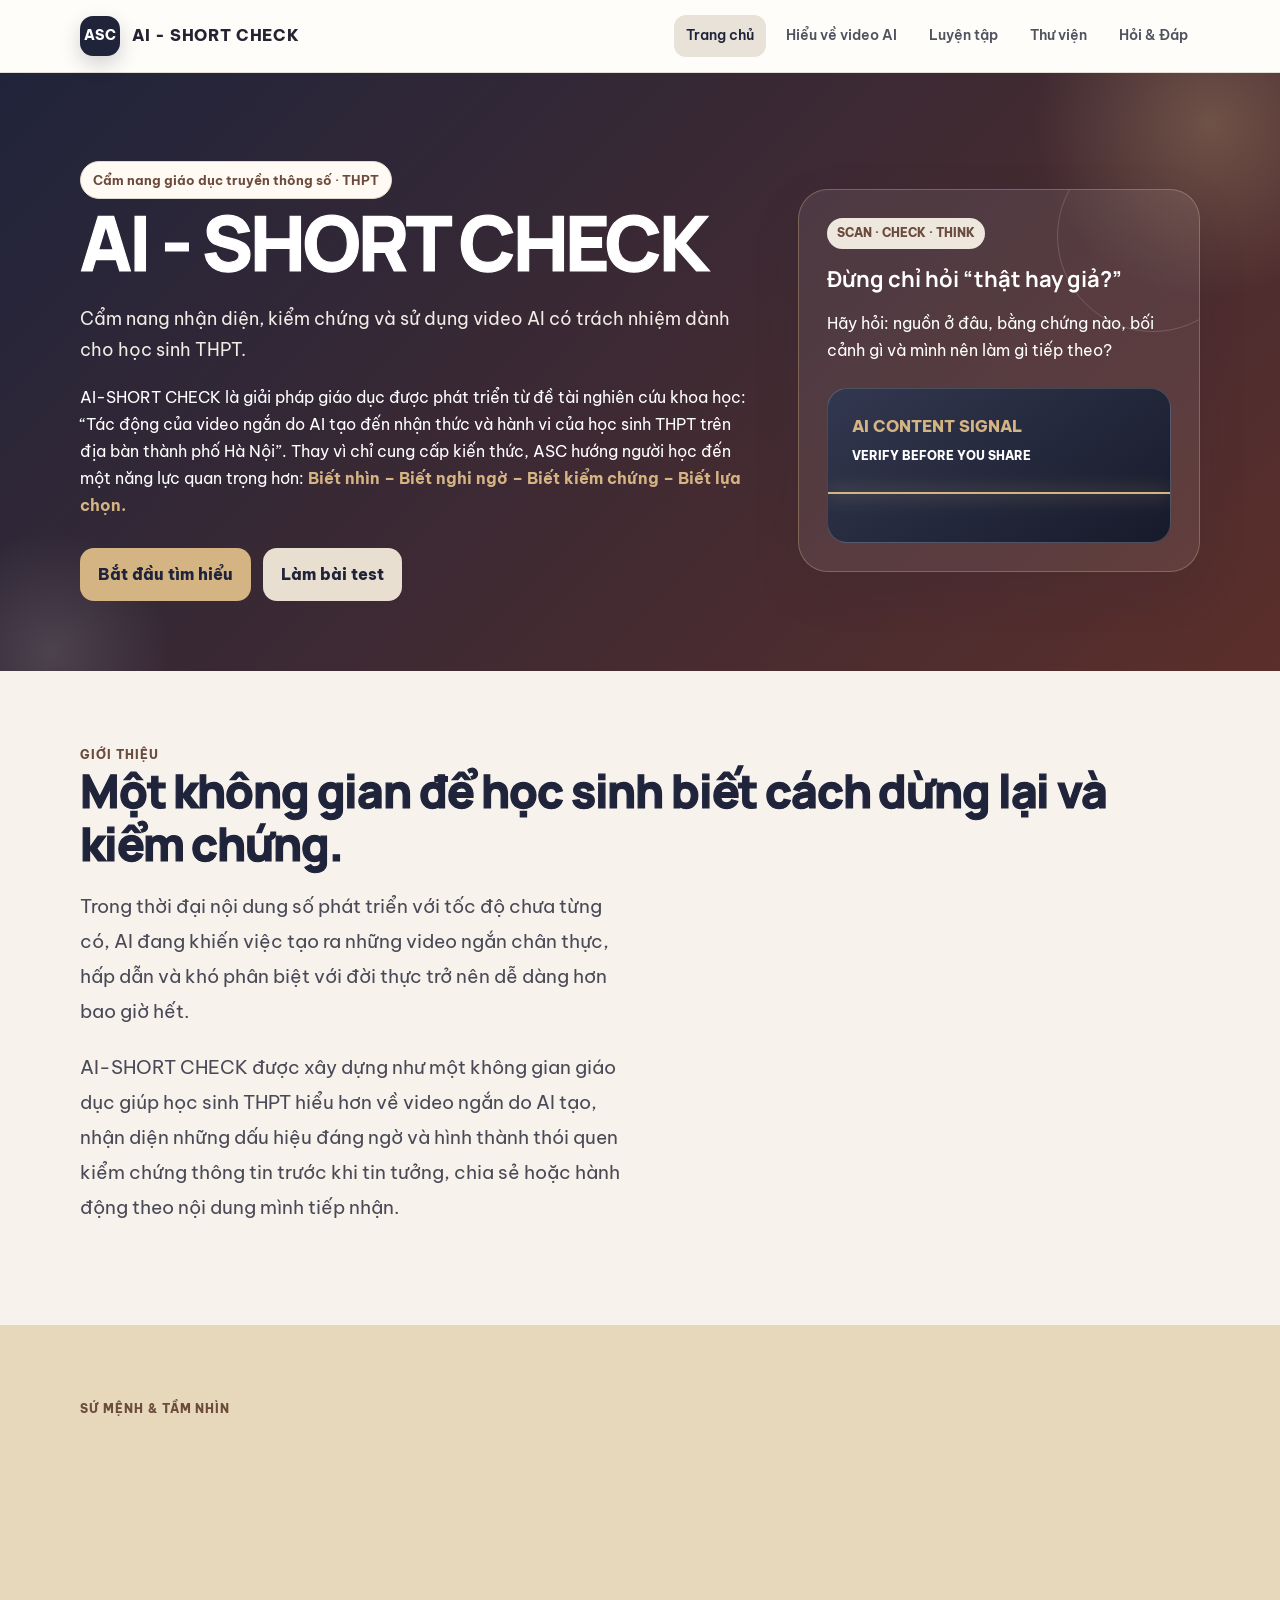
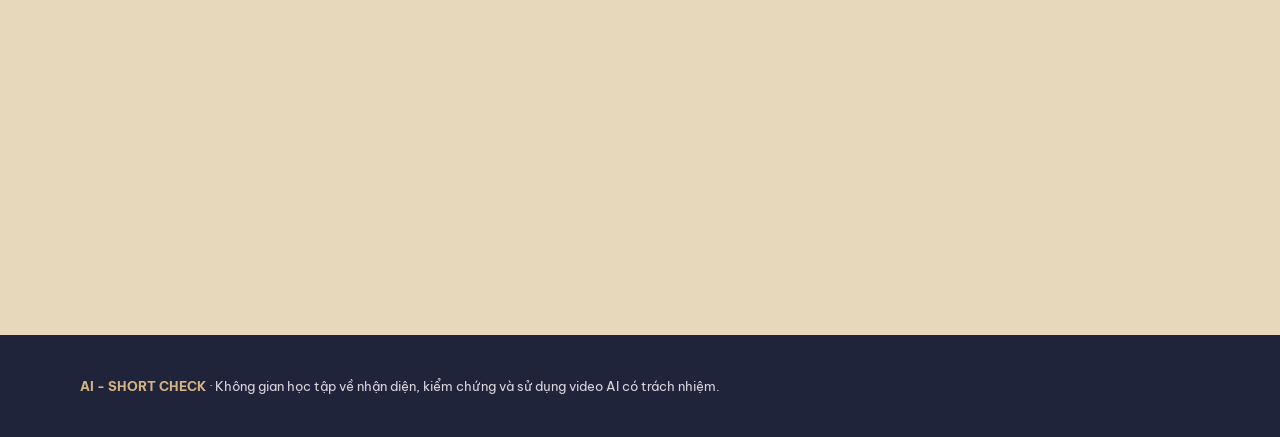
<file: index.html>
<!doctype html>
<html lang="vi"><head><meta charset="utf-8"><meta name="viewport" content="width=device-width,initial-scale=1">
<title>Trang chủ | AI - SHORT CHECK</title><meta name="description" content="AI-SHORT CHECK — cẩm nang nhận diện, kiểm chứng và sử dụng video AI có trách nhiệm dành cho học sinh THPT.">
<link rel="icon" type="image/png" sizes="48x48" href="logo.png"><link rel="stylesheet" href="style.css"></head><body>
<header class="site-header">
 <div class="container nav">
  <a class="brand" href="index.html"><span class="logo">ASC</span><span>AI - SHORT CHECK</span></a>
  <nav class="navlinks">
   <a href="index.html">Trang chủ</a>
   <a href="hieu-ve-video-ai.html">Hiểu về video AI</a>
   <a href="luyen-tap.html">Luyện tập</a>
   <a href="thu-vien.html">Thư viện</a>
   <a href="hoi-dap.html">Hỏi & Đáp</a>
  </nav>
 </div>
</header>
<main>
<section class="hero"><div class="container hero-grid">
 <div class="fade"><span class="eyebrow">Cẩm nang giáo dục truyền thông số · THPT</span>
 <h1 class="bold-title">AI - SHORT CHECK</h1>
 <p class="lead">Cẩm nang nhận diện, kiểm chứng và sử dụng video AI có trách nhiệm dành cho học sinh THPT.</p>
 <p>AI-SHORT CHECK là giải pháp giáo dục được phát triển từ đề tài nghiên cứu khoa học: “Tác động của video ngắn do AI tạo đến nhận thức và hành vi của học sinh THPT trên địa bàn thành phố Hà Nội”. Thay vì chỉ cung cấp kiến thức, ASC hướng người học đến một năng lực quan trọng hơn: <strong>Biết nhìn – Biết nghi ngờ – Biết kiểm chứng – Biết lựa chọn.</strong></p>
 <div class="hero-actions"><a class="btn btn-primary" href="hieu-ve-video-ai.html">Bắt đầu tìm hiểu</a><a class="btn btn-secondary" href="luyen-tap.html">Làm bài test</a></div>
 </div>
 <div class="signal-card"><div class="pill">SCAN · CHECK · THINK</div><h3 style="margin-top:18px">Đừng chỉ hỏi “thật hay giả?”</h3><p>Hãy hỏi: nguồn ở đâu, bằng chứng nào, bối cảnh gì và mình nên làm gì tiếp theo?</p><div class="scan"><div style="padding:24px;color:#d4b483;font-weight:800">AI CONTENT SIGNAL<br><span style="color:#fff;font-size:12px">VERIFY BEFORE YOU SHARE</span></div></div></div>
</div></section>

<section class="section"><div class="container">
 <div class="kicker">Giới thiệu</div><h2 class="bold-title">Một không gian để học sinh biết cách dừng lại và kiểm chứng.</h2>
 <div class="two-col"><div class="prose"><p>Trong thời đại nội dung số phát triển với tốc độ chưa từng có, AI đang khiến việc tạo ra những video ngắn chân thực, hấp dẫn và khó phân biệt với đời thực trở nên dễ dàng hơn bao giờ hết.</p><p>AI-SHORT CHECK được xây dựng như một không gian giáo dục giúp học sinh THPT hiểu hơn về video ngắn do AI tạo, nhận diện những dấu hiệu đáng ngờ và hình thành thói quen kiểm chứng thông tin trước khi tin tưởng, chia sẻ hoặc hành động theo nội dung mình tiếp nhận.</p></div><div class="card"><h3 class="bold-title">AI - SHORT CHECK dành cho ai?</h3><ul class="list-clean"><li><strong>Học sinh THPT · 15–18 tuổi</strong><br>Đối tượng trung tâm của ASC.</li><li><strong>Giáo viên</strong><br>Nguồn tài liệu và công cụ hỗ trợ giáo dục.</li><li><strong>Cha mẹ</strong><br>Người đồng hành xây dựng thói quen số tỉnh táo.</li></ul></div></div>
</div></section>

<section class="section alt"><div class="container">
 <div class="kicker">Sứ mệnh & tầm nhìn</div><h2 class="bold-title">Biết sử dụng công nghệ chưa đủ — cần biết làm chủ hành vi trong thế giới số.</h2>
 <div class="grid-2"><div class="card"><h3>Sứ mệnh</h3><p>Trang bị cho học sinh THPT năng lực tiếp nhận video ngắn do AI tạo một cách chủ động, tỉnh táo và có trách nhiệm.</p><ul><li>Nhận biết đặc điểm thường gặp ở video do AI tạo.</li><li>Hình thành thói quen kiểm chứng trước khi tin và chia sẻ.</li><li>Phát triển tư duy phản biện.</li><li>Chủ động lựa chọn trước thông tin mình xem, tin và lan truyền.</li></ul></div>
 <div class="card"><h3>Tầm nhìn</h3><p>Hướng tới một thế hệ học sinh không chỉ biết “phân biệt thật giả”, mà còn biết “đặt câu hỏi, kiểm chứng và chịu trách nhiệm với những gì mình tin và chia sẻ”.</p><p>ASC kỳ vọng góp phần xây dựng một môi trường giáo dục nơi năng lực số bao gồm khả năng tư duy phản biện, đánh giá thông tin và làm chủ hành vi trong thế giới số.</p></div></div>
</div></section>

<footer class="footer"><div class="container"><strong>AI - SHORT CHECK</strong> · Không gian học tập về nhận diện, kiểm chứng và sử dụng video AI có trách nhiệm.</div></footer>
<script src="script.js"></script></body></html>
</file>
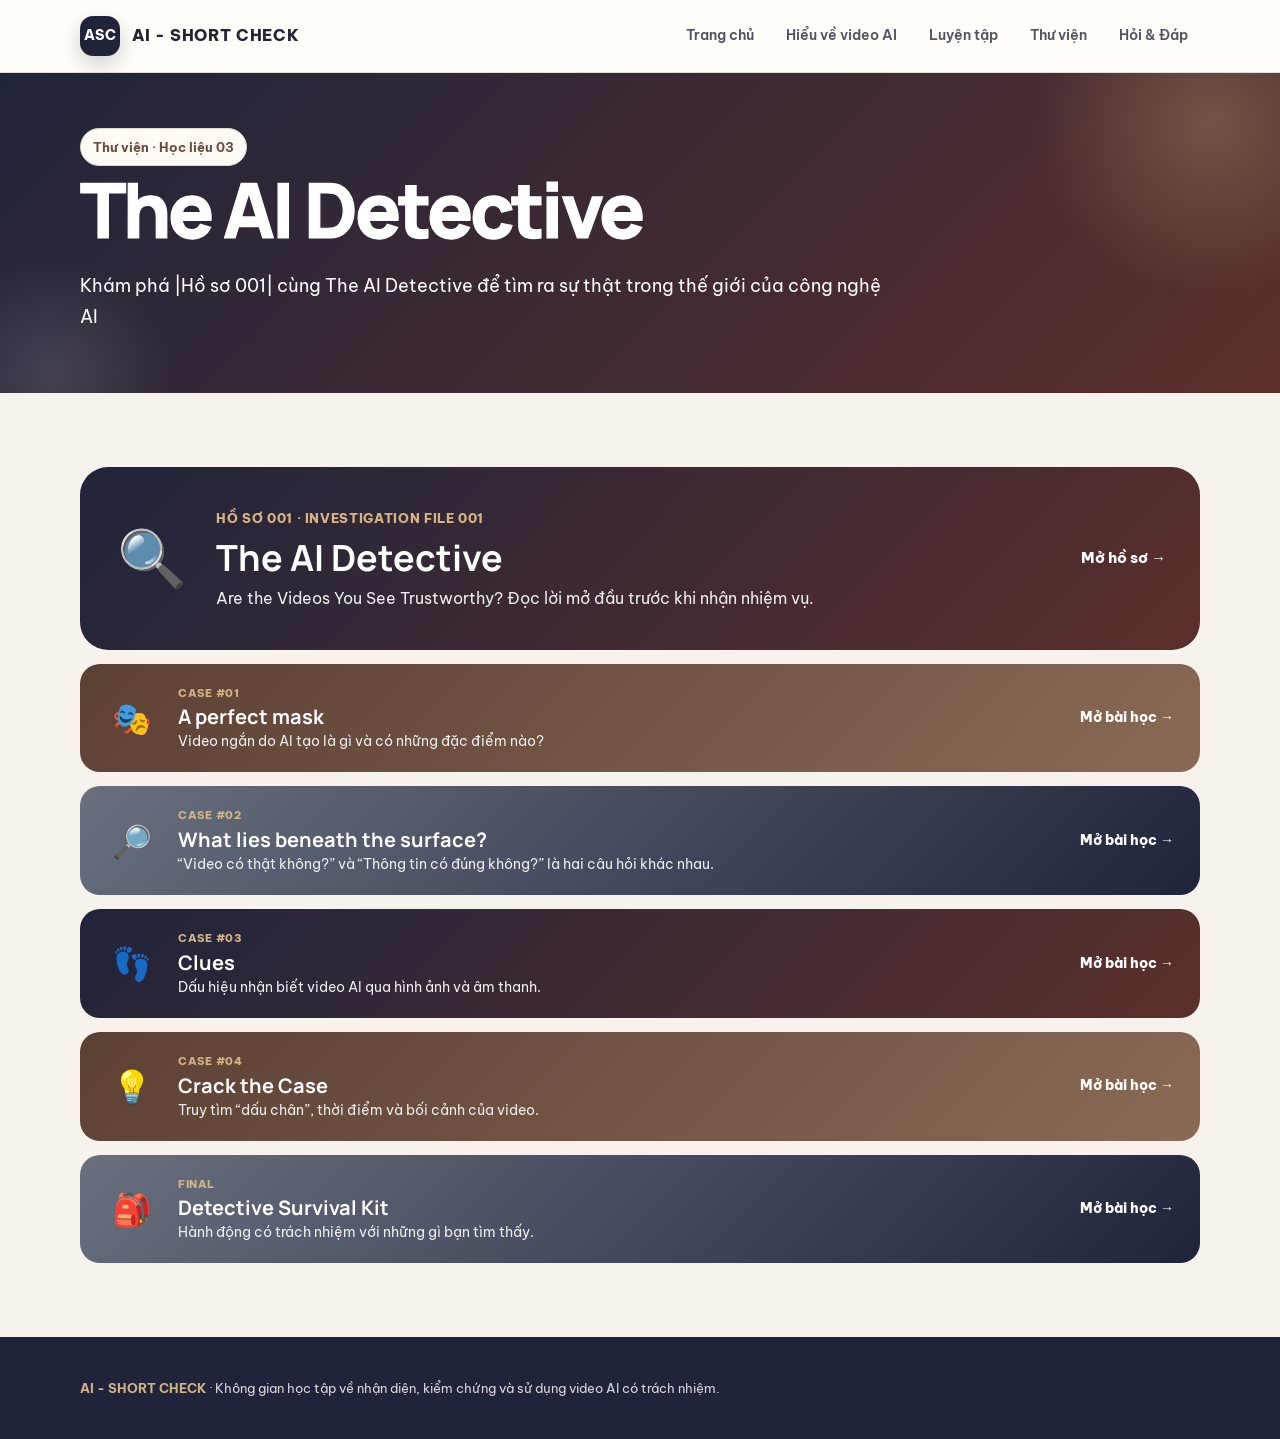
<file: bai-hoc.html>
<!doctype html>
<html lang="vi"><head><meta charset="utf-8"><meta name="viewport" content="width=device-width,initial-scale=1">
<title>The AI Detective | AI - SHORT CHECK</title><meta name="description" content="Hồ sơ 001: Những video bạn nhìn thấy có đáng tin? — học liệu tương tác của AI-SHORT CHECK.">
<link rel="icon" type="image/png" sizes="32x32" href="logo.png"><link rel="stylesheet" href="style.css">
<style>
.case-grid{display:grid;grid-template-columns:1fr;gap:14px}
.case-card{all:unset;box-sizing:border-box;cursor:pointer;display:grid;grid-template-columns:52px 1fr auto;column-gap:20px;row-gap:2px;align-items:center;padding:20px 26px;border-radius:20px;color:#fff;background:linear-gradient(135deg,#20243b,#5b2f2b);position:relative;overflow:hidden;transition:transform .2s,box-shadow .2s}
.case-card:nth-child(3n+2){background:linear-gradient(135deg,#5b4034,#8a6a55)}
.case-card:nth-child(3n){background:linear-gradient(135deg,#68707f,#20243b)}
.case-card:hover,.case-card:focus-visible{transform:translateY(-3px);box-shadow:var(--shadow)}
.case-card:focus-visible{outline:3px solid var(--tan);outline-offset:3px}
.case-card .ico{grid-column:1;grid-row:1/4;font-size:32px;line-height:1;text-align:center}
.case-card .tag{grid-column:2;font-size:11px;font-weight:800;letter-spacing:.05em;color:var(--tan)}
.case-card h3{grid-column:2;color:#fff;font-size:20px;line-height:1.25;margin:0}
.case-card p{grid-column:2;margin:0;font-size:14px;color:#eee;line-height:1.5}
.case-card .go{grid-column:3;grid-row:1/4;font-weight:800;font-size:14px;white-space:nowrap}
.case-card.intro{grid-template-columns:76px 1fr auto;column-gap:26px;padding:40px 34px;border-radius:28px;row-gap:6px}
.case-card.intro .ico{font-size:56px}
.case-card.intro .tag{font-size:13px}
.case-card.intro h3{font-size:36px}
.case-card.intro p{font-size:16px;max-width:640px}
.case-card.intro .go{font-size:15px}
.case-view{max-width:820px;margin:auto}
.case-view .tag{font-size:13px;font-weight:800;color:var(--coffee)}
.case-view h2{margin:6px 0 18px}
.case-view p,.case-view li{font-size:18px;line-height:1.8;color:#4a4957}
.case-view h4{font-family:Manrope,sans-serif;font-size:20px;color:var(--space);margin:28px 0 8px}
.case-view ul{padding-left:22px;margin:8px 0 16px}
.case-view .quote{padding:6px 0 6px 18px;border-left:4px solid var(--tan);margin:0 0 18px}
.case-view .quote p{margin:2px 0;font-style:italic}
.case-view .callout p{margin:0}
.case-nav{display:flex;justify-content:space-between;gap:12px;flex-wrap:wrap;margin-top:34px;padding-top:20px;border-top:1px solid var(--line)}
@media(max-width:800px){.case-card,.case-card.intro{grid-template-columns:44px 1fr;column-gap:14px;padding:18px}.case-card .go,.case-card.intro .go{grid-column:2;grid-row:auto;margin-top:6px}.case-card .ico{font-size:28px}.case-card.intro .ico{font-size:38px}.case-card.intro h3{font-size:26px}.case-view p,.case-view li{font-size:17px}}
</style></head><body>
<header class="site-header">
 <div class="container nav">
  <a class="brand" href="index.html"><span class="logo">ASC</span><span>AI - SHORT CHECK</span></a>
  <nav class="navlinks">
   <a href="index.html">Trang chủ</a>
   <a href="hieu-ve-video-ai.html">Hiểu về video AI</a>
   <a href="luyen-tap.html">Luyện tập</a>
   <a href="thu-vien.html">Thư viện</a>
   <a href="hoi-dap.html">Hỏi & Đáp</a>
  </nav>
 </div>
</header>
<main>
<section class="page-hero"><div class="container"><span class="eyebrow">Thư viện · Học liệu 03</span><h1>The AI Detective</h1><p class="lead">Khám phá |Hồ sơ 001| cùng The AI Detective để tìm ra sự thật trong thế giới của công nghệ AI</p></div></section>

<section class="section"><div class="container">
<div class="case-grid" id="caseGrid">
 <button class="case-card intro" type="button"><span class="ico">🔍</span><span class="tag">HỒ SƠ 001 · INVESTIGATION FILE 001</span><h3>The AI Detective</h3><p>Are the Videos You See Trustworthy? Đọc lời mở đầu trước khi nhận nhiệm vụ.</p><span class="go">Mở hồ sơ →</span></button>
 <button class="case-card" type="button"><span class="ico">🎭</span><span class="tag">CASE #01</span><h3>A perfect mask</h3><p>Video ngắn do AI tạo là gì và có những đặc điểm nào?</p><span class="go">Mở bài học →</span></button>
 <button class="case-card" type="button"><span class="ico">🔎</span><span class="tag">CASE #02</span><h3>What lies beneath the surface?</h3><p>“Video có thật không?” và “Thông tin có đúng không?” là hai câu hỏi khác nhau.</p><span class="go">Mở bài học →</span></button>
 <button class="case-card" type="button"><span class="ico">👣</span><span class="tag">CASE #03</span><h3>Clues</h3><p>Dấu hiệu nhận biết video AI qua hình ảnh và âm thanh.</p><span class="go">Mở bài học →</span></button>
 <button class="case-card" type="button"><span class="ico">💡</span><span class="tag">CASE #04</span><h3>Crack the Case</h3><p>Truy tìm “dấu chân”, thời điểm và bối cảnh của video.</p><span class="go">Mở bài học →</span></button>
 <button class="case-card" type="button"><span class="ico">🎒</span><span class="tag">FINAL</span><h3>Detective Survival Kit</h3><p>Hành động có trách nhiệm với những gì bạn tìm thấy.</p><span class="go">Mở bài học →</span></button>
</div>

<article class="case-view hidden">
 <div class="tag">🔍 HỒ SƠ 001</div><h2>THE AI DETECTIVE</h2>
 <p><strong>Investigation File 001: Are the Videos You See Trustworthy?</strong></p>
 <p>Chào mừng Nhà thám tử,</p>
 <p>Mỗi ngày, chúng ta bị cuốn vào hàng chục video ngắn trên các nền tảng mạng xã hội. Có video khiến bạn bật cười, có video khiến bạn bất ngờ, cũng có video khiến bạn lập tức muốn bấm “Chia sẻ” cho bạn bè. Nhưng trong thế giới của AI, những gì trông có vẻ thật chưa chắc đã là sự thật…</p>
 <p>Đến với Hồ sơ điều tra ngày hôm nay, nhiệm vụ của bạn không chỉ đơn thuần dừng ở việc đoán “Đâu là video do AI tạo”. Với bộ óc nhanh nhạy và con mắt tinh tường, AI Detective cần đặt câu hỏi trước vấn đề, tìm manh mối, kiểm tra những bằng chứng có sẵn và đưa ra phán quyết có căn cứ. Hãy cùng bóc tách từng lớp của vụ án để đi đến phán quyết cuối cùng!</p>
 <div class="case-nav"><button class="btn btn-ghost back" type="button">← Về danh sách</button><button class="btn btn-primary next" type="button">Case #01 →</button></div>
</article>

<article class="case-view hidden">
 <div class="tag">CASE #01</div><h2>🎭 A perfect mask</h2>
 <p>Video ngắn do AI tạo là các đoạn video có thời lượng ngắn (thường từ vài giây đến dưới 2-3 phút) mà toàn bộ hoặc phần lớn các công đoạn sản xuất như viết kịch bản, tạo hình ảnh, lồng tiếng, hoạt hình và dựng phim - được thực hiện tự động bằng các công nghệ trí tuệ nhân tạo. Những sản phẩm video ngắn có đặc điểm như sau:</p>
 <ul>
  <li><strong>Short Duration (Thời lượng ngắn):</strong> Thường kéo dài từ 15 giây đến vài phút.</li>
  <li><strong>Automated Production (Sản xuất tự động):</strong> Người dùng chỉ cần nhập yêu cầu bằng văn bản (prompt), hệ thống AI generator sẽ tự động tạo ra chuyển động, giọng nói và hình ảnh giống người thật mà không cần đến phương pháp quay chụp truyền thống.</li>
  <li><strong>High Speed and Low Cost (Tốc độ cao và chi phí thấp):</strong> Giúp tạo ra số lượng lớn nội dung hoặc các tập phim ngắn hấp dẫn trong một khoảng thời gian ngắn.</li>
 </ul>
 <div class="case-nav"><button class="btn btn-ghost back" type="button">← Về danh sách</button><button class="btn btn-primary next" type="button">Case #02 →</button></div>
</article>

<article class="case-view hidden">
 <div class="tag">CASE #02</div><h2>🔎 What lies beneath the surface?</h2>
 <div class="quote"><p>“Video trông giống thật nhỉ?”</p><p>“Liệu có phải được tạo bằng AI không?”</p><p>“Video có đang cung cấp thông tin thực không?”</p></div>
 <p>Đây là những câu hỏi ta thường bắt gặp trên mỗi trang mạng xã hội ngày nay. Một video có thể trông rất thật nhưng vẫn được tạo bằng AI; ngược lại, một video được quay bằng máy thật và nhân vật thật vẫn có thể chứa thông tin sai. Vì vậy, “video có thật không?” và “thông tin trong video có đúng không?” là hai câu hỏi khác nhau.</p>
 <p>Khi xem một video, cần tách quá trình đánh giá thành hai bước:</p>
 <ul>
  <li>Trước hết, hãy quan sát cách video được tạo hoặc trình bày để nhận diện được đâu là video do AI tạo, đâu là video do người thật quay.</li>
  <li>Sau khi đã kiểm chứng được “độ thật” của phần hình thức, hãy kiểm tra những thông tin mà video cung cấp.</li>
 </ul>
 <div class="callout"><p><strong>Ghi nhớ:</strong> “Đây là AI” không phải câu trả lời cho câu hỏi “Điều này có đúng không?”. Hãy luôn kiểm tra “nguồn gốc” và “tính chính xác của nội dung” như hai vấn đề riêng biệt.</p></div>
 <div class="case-nav"><button class="btn btn-ghost back" type="button">← Về danh sách</button><button class="btn btn-primary next" type="button">Case #03 →</button></div>
</article>

<article class="case-view hidden">
 <div class="tag">CASE #03</div><h2>👣 Clues</h2>
 <p><strong>Đã phát hiện ra những dấu hiệu đáng nghi!</strong></p>
 <div class="quote"><p>Khuôn miệng chuyển động không hoàn toàn khớp với âm thanh…</p><p>Ánh mắt thiếu tự nhiên…</p><p>Hình dạng bàn tay thay đổi trong một khoảnh khắc…</p></div>
 <p>Chỉ cần một chút tinh mắt và nhạy bén, AI Detective hoàn toàn có thể chỉ ra những biểu hiện của một “video ngắn do AI tạo”:</p>
 <h4>👣 Hình ảnh - Khi vỏ bọc không hoàn hảo</h4>
 <ul>
  <li><strong>Inconsistent details (Chi tiết không đồng nhất):</strong> Các chi tiết trên khuôn mặt, bàn tay, ngón tay, răng, tóc hoặc trang phục có thể bị biến dạng, thay đổi bất thường giữa các khung hình.</li>
  <li><strong>Unnatural movements (Chuyển động thiếu tự nhiên):</strong> Biểu cảm đôi khi thiếu tự nhiên: mắt nhìn không đúng hướng, chớp mắt bất thường hoặc khuôn mặt thay đổi nhẹ khi nhân vật nói.</li>
  <li><strong>Overly perfect appearance (Ngoại hình quá hoàn hảo):</strong> Nhân vật có thể quá hoàn hảo: làn da không có khuyết điểm, khuôn mặt cân đối bất thường, chuyển động mượt đến mức thiếu tự nhiên.</li>
  <li><strong>Distorted objects (Vật thể bị biến dạng):</strong> Những vật thể ở phía sau có thể xuất hiện rồi biến mất, thay đổi hình dạng hoặc không tuân theo logic vật lý.</li>
 </ul>
 <h4>👣 Âm thanh - Khi giọng nói để lộ “danh tính”</h4>
 <ul>
  <li><strong>Unnatural Pronunciation:</strong> Giọng đọc có thể quá đều, thiếu những thay đổi tự nhiên về cao độ, tốc độ và cảm xúc. Một số âm tiết được phát âm hơi “tròn” hoặc cứng, đặc biệt ở những từ khó, tên riêng hay từ nước ngoài.</li>
  <li><strong>Inappropriate Pauses:</strong> Cách ngắt nghỉ đôi khi không phù hợp với ý nghĩa câu nói.</li>
  <li><strong>Lip-Sync Mismatch:</strong> Khẩu hình không hoàn toàn khớp với âm thanh: miệng đã chuyển sang âm khác nhưng giọng vẫn đang phát âm âm trước đó.</li>
  <li><strong>Audio Changes:</strong> Âm lượng, tiếng vọng hoặc chất lượng âm thanh có thể thay đổi đột ngột giữa các đoạn.</li>
 </ul>
 <div class="case-nav"><button class="btn btn-ghost back" type="button">← Về danh sách</button><button class="btn btn-primary next" type="button">Case #04 →</button></div>
</article>

<article class="case-view hidden">
 <div class="tag">CASE #04</div><h2>💡 Crack the Case</h2>
 <p>Một video có thể xuất hiện trên hàng chục tài khoản khác nhau, nhưng phiên bản đầu tiên bạn nhìn thấy chưa chắc là phiên bản đúng nhất hoặc duy nhất được đăng tải đâu nha! Một video khi bị cắt khỏi bối cảnh, đăng lại nhiều lần hoặc gắn thêm một dòng chú thích mới hoàn toàn có thể khiến chúng ta hiểu sai thông tin.</p>
 <p>Vì vậy, trước khi vội tin bất cứ video ngắn nào, tại sao ta lại không thử qua những “bí kíp” dưới đây của AI Detective:</p>
 <h4>💡 Tìm “dấu chân” của video (Track the Video’s “Footprints”)</h4>
 <ul>
  <li>Kiểm tra tài khoản đang đăng video: Đây có phải tài khoản chính thức, nhân chứng hoặc nguồn có liên quan trực tiếp không? (Kiểm chứng thông qua việc xem video có được ghi nguồn, gắn watermark, tên tác giả hoặc tài khoản gốc không)</li>
  <li>So sánh các phiên bản khác nhau: video nào xuất hiện sớm hơn và phiên bản nào có đầy đủ bối cảnh hơn?</li>
  <li>Ngoài ra, bạn cũng có thể tìm kiếm những câu nói, hình ảnh hoặc đoạn video đặc trưng để xem nó đã xuất hiện ở đâu trước đó.</li>
 </ul>
 <h4>💡 Kiểm tra thời điểm (Check the timeline)</h4>
 <p>Một video cũ được đăng lại vào thời điểm hiện tại có thể khiến người xem tưởng rằng một sự việc trong quá khứ vừa xảy ra. Vì vậy, hãy xác nhận lại:</p>
 <ul><li>Video được đăng vào ngày nào?</li><li>Sự kiện trong video thực sự xảy ra vào thời điểm nào?</li></ul>
 <h4>💡 Đặt video trở lại đúng bối cảnh (Put the video into context)</h4>
 <ul>
  <li>Chuyện gì xảy ra trước và sau đoạn video này?</li>
  <li>Video có bị cắt mất phần mở đầu hoặc kết thúc không?</li>
  <li>Địa điểm, nhân vật, sự kiện trong video có khớp với chú thích đi kèm không?</li>
  <li>Có nguồn tin đáng tin cậy nào khác đưa tin về cùng sự việc không?</li>
 </ul>
 <div class="callout"><p>Nhờ có trí thông minh và tài suy luận logic, The AI Detective đã thành công giải được vụ án khó nhằn, khép lại trang cuối cùng của Hồ sơ 001: Những video bạn nhìn thấy có đáng tin?</p></div>
 <div class="case-nav"><button class="btn btn-ghost back" type="button">← Về danh sách</button><button class="btn btn-primary next" type="button">Detective Survival Kit →</button></div>
</article>

<article class="case-view hidden">
 <div class="tag">FINAL</div><h2>Detective Survival Kit</h2>
 <p>Vụ án đã kết thúc, nhưng nhiệm vụ của những nhà thám tử thì chưa dừng lại ở đây. Một AI Detective thực thụ không chỉ biết phát hiện và kiểm chứng thông tin, mà còn phải biết cách hành động có trách nhiệm với những gì mình tìm thấy.</p>
 <h4>📌 Dùng AI có trách nhiệm (Use AI Responsibly)</h4>
 <ul>
  <li>Hãy sử dụng video AI như một công cụ hỗ trợ học tập, ĐẶC BIỆT không xem chúng như nguồn thông tin tuyệt đối.</li>
  <li>Khi sử dụng hình ảnh, video hoặc nội dung của người khác; cần ghi rõ nguồn và tôn trọng quyền sở hữu của họ.</li>
  <li>Không tự ý sử dụng, chỉnh sửa hoặc tạo nội dung AI có hình ảnh của người khác theo cách có thể gây hiểu lầm hoặc tổn hại.</li>
 </ul>
 <h4>🚪 Biết khi nào nên “rời khỏi hiện trường” (Know When to “Leave the Scene”)</h4>
 <ul>
  <li>Không phải video nào cũng đáng để tiếp tục xem (đặc biệt khi nội dung truyền tải nội dung cực đoan; gây sợ hãi, tức giận hoặc khó chịu).</li>
  <li>Cần nhận biết cảm xúc của bản thân và chủ động dừng xem khi cần thiết.</li>
  <li>Điều chỉnh thời gian sử dụng video ngắn để tránh bị cuốn vào việc xem liên tục.</li>
 </ul>
 <h4>👥 Khi vụ án quá khó, hãy tìm đến đồng đội (When the Case Gets Too Difficult, Turn to Your Team)</h4>
 <p>Đừng vội đưa ra kết luận khi gặp một video đáng ngờ, bạn nhé! Hãy học cách:</p>
 <ul>
  <li>Trao đổi với cha mẹ, thầy cô hoặc người lớn đáng tin cậy khi nội dung gây hoang mang, đáng sợ hoặc có khả năng ảnh hưởng đến bản thân.</li>
  <li>Học cách đặt câu hỏi và tìm kiếm sự hỗ trợ thay vì tin hoặc chia sẻ ngay lập tức.</li>
 </ul>
 <div class="case-nav"><button class="btn btn-ghost back" type="button">← Về danh sách</button><a class="btn btn-primary" href="thu-vien.html">Về Thư viện</a></div>
</article>
</div></section>
</main>

<footer class="footer"><div class="container"><strong>AI - SHORT CHECK</strong> · Không gian học tập về nhận diện, kiểm chứng và sử dụng video AI có trách nhiệm.</div></footer>
<script src="script.js"></script>
<script>
(function(){
  var grid=document.getElementById('caseGrid');
  var cards=[].slice.call(grid.querySelectorAll('.case-card'));
  var views=[].slice.call(document.querySelectorAll('.case-view'));
  function show(i){
    grid.classList.add('hidden');
    views.forEach(function(v,k){v.classList.toggle('hidden',k!==i)});
    window.scrollTo({top:0,behavior:'smooth'});
  }
  function list(){
    views.forEach(function(v){v.classList.add('hidden')});
    grid.classList.remove('hidden');
    window.scrollTo({top:0,behavior:'smooth'});
  }
  cards.forEach(function(c,i){c.addEventListener('click',function(){show(i)})});
  views.forEach(function(v,i){
    var b=v.querySelector('.back'), n=v.querySelector('.next');
    if(b)b.addEventListener('click',list);
    if(n)n.addEventListener('click',function(){show(i+1)});
  });
})();
</script></body></html>
</file>
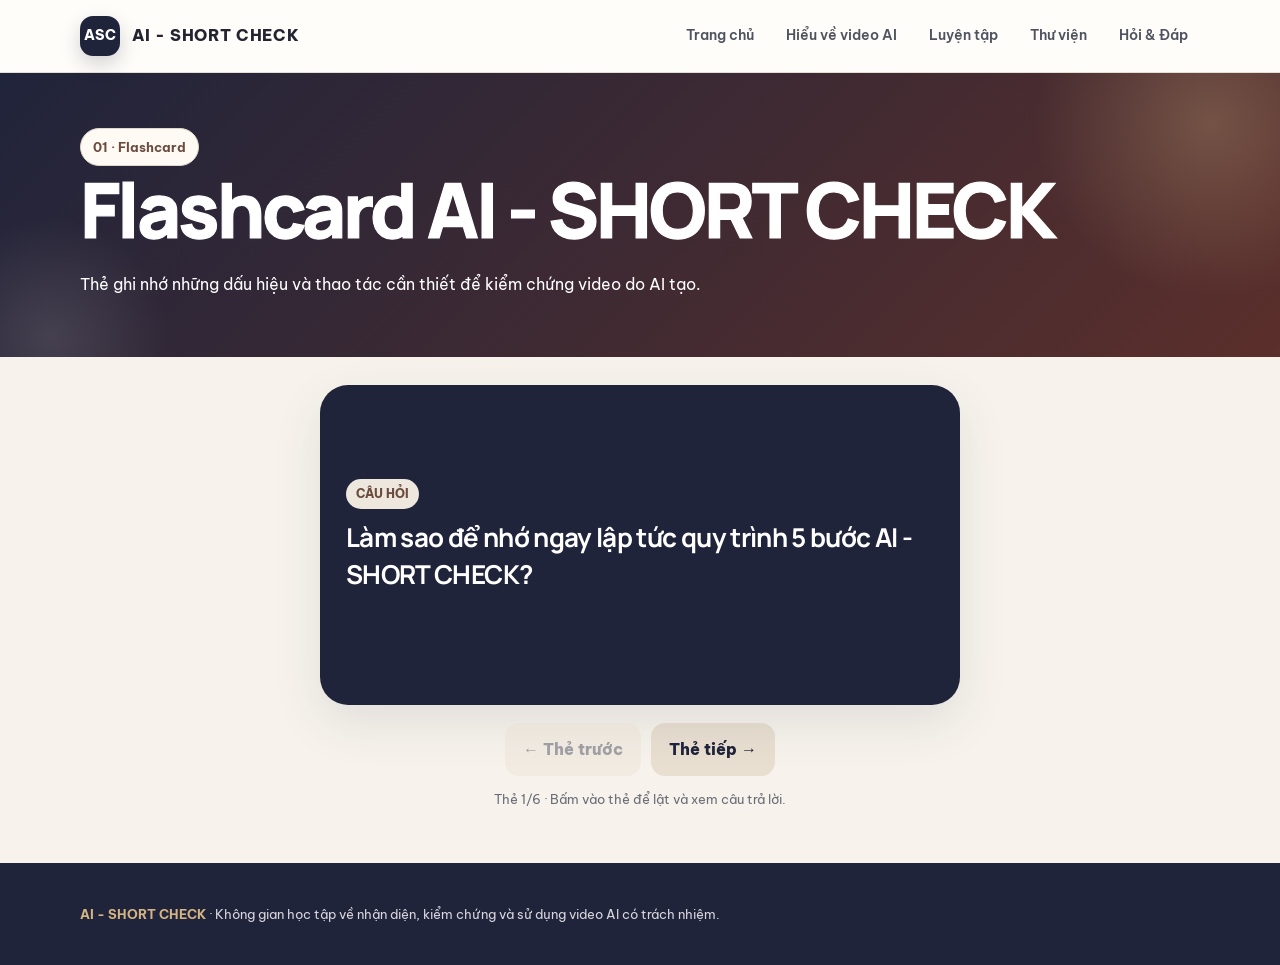
<file: flashcards.html>
<!doctype html>
<html lang="vi"><head><meta charset="utf-8"><meta name="viewport" content="width=device-width,initial-scale=1">
<title>Flashcard | AI - SHORT CHECK</title><meta name="description" content="AI-SHORT CHECK — cẩm nang nhận diện, kiểm chứng và sử dụng video AI có trách nhiệm dành cho học sinh THPT.">
<link rel="icon" type="image/png" sizes="48x48" href="logo.png"><link rel="stylesheet" href="style.css?v=2"></head><body>
<header class="site-header">
 <div class="container nav">
  <a class="brand" href="index.html"><span class="logo">ASC</span><span>AI - SHORT CHECK</span></a>
  <nav class="navlinks">
   <a href="index.html">Trang chủ</a>
   <a href="hieu-ve-video-ai.html">Hiểu về video AI</a>
   <a href="luyen-tap.html">Luyện tập</a>
   <a href="thu-vien.html">Thư viện</a>
   <a href="hoi-dap.html">Hỏi & Đáp</a>
  </nav>
 </div>
</header>
<main><section class="page-hero"><div class="container"><span class="eyebrow">01 · Flashcard</span><h1>Flashcard AI - SHORT CHECK</h1 p class="lead">Thẻ ghi nhớ những dấu hiệu và thao tác cần thiết để kiểm chứng video do AI tạo.</p></div></section>
<section class="section" style="padding:28px 0 40px"><div class="container">
<div class="flashcard" style="cursor:pointer"><div class="flash-inner"><div class="flash-face"><span class="pill" style="align-self:flex-start">CÂU HỎI</span><h2 class="flash-front-text" style="color:#fff;font-size:clamp(22px,2.8vw,30px);margin-top:14px"></h2></div><div class="flash-face flash-back"><span class="pill" style="align-self:flex-start">TRẢ LỜI</span><p class="flash-back-text" style="color:#fff;font-size:clamp(15px,1.8vw,18px);line-height:1.65;margin:14px 0 0"></p></div></div></div>
<div class="flash-controls"><button class="btn btn-secondary prev-btn">← Thẻ trước</button><button class="btn btn-secondary next-btn">Thẻ tiếp →</button></div>
<p class="notice" style="text-align:center;margin-top:12px">Thẻ <span class="flash-count"></span> · Bấm vào thẻ để lật và xem câu trả lời.</p>
</div></section></main>

<footer class="footer"><div class="container"><strong>AI - SHORT CHECK</strong> · Không gian học tập về nhận diện, kiểm chứng và sử dụng video AI có trách nhiệm.</div></footer>
<script src="script.js?v=2"></script></body></html>
</file>
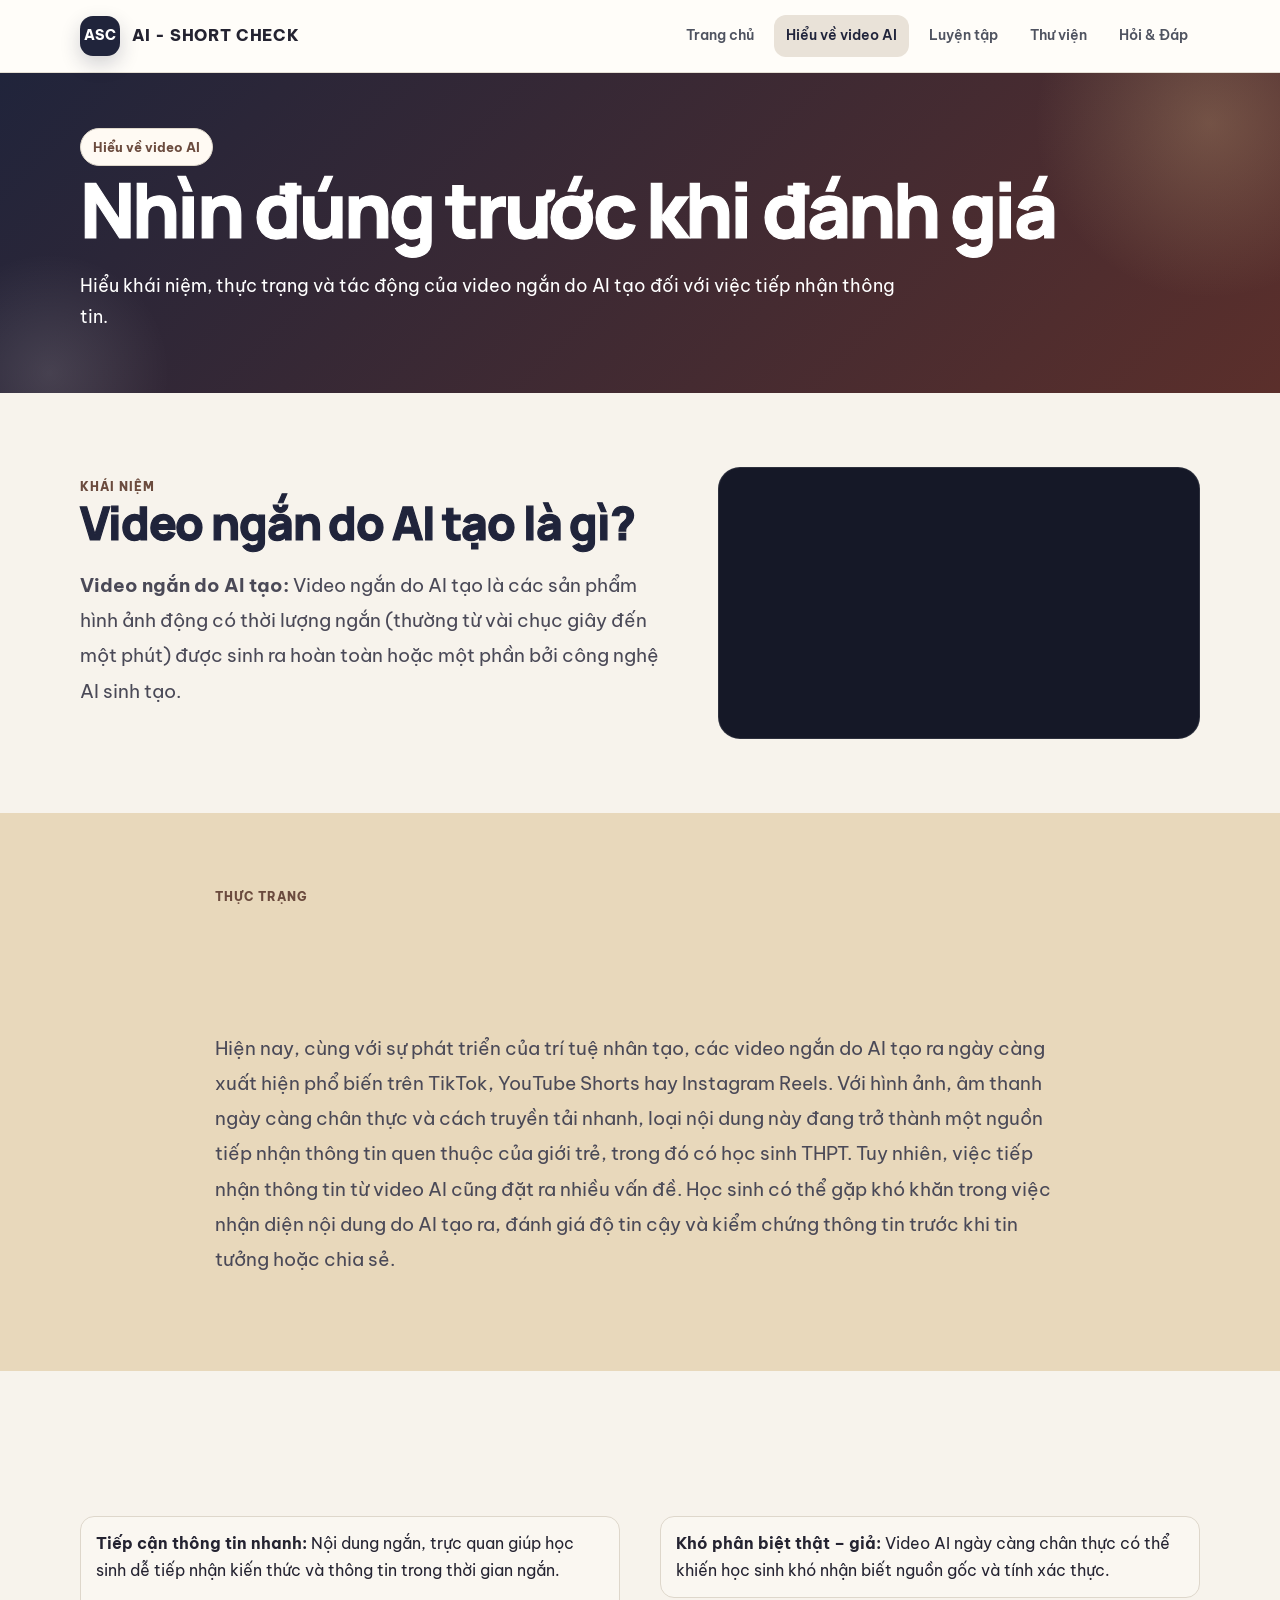
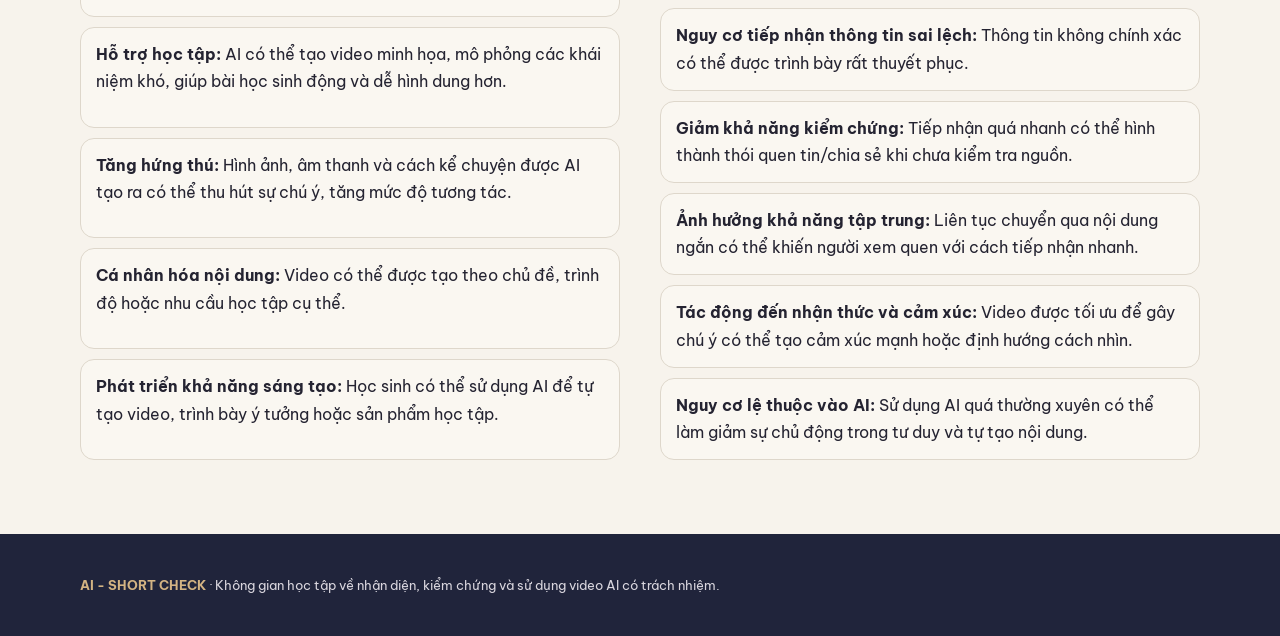
<file: hieu-ve-video-ai.html>
<!doctype html>
<html lang="vi"><head><meta charset="utf-8"><meta name="viewport" content="width=device-width,initial-scale=1">
<title>AI - SHORT CHECK</title><meta name="description" content="AI-SHORT CHECK — cẩm nang nhận diện, kiểm chứng và sử dụng video AI có trách nhiệm dành cho học sinh THPT.">
<link rel="icon" type="image/png" sizes="48x48" href="logo.png"><link rel="stylesheet" href="style.css"></head><body>
<header class="site-header">
 <div class="container nav">
  <a class="brand" href="index.html"><span class="logo">ASC</span><span>AI - SHORT CHECK</span></a>
  <nav class="navlinks">
   <a href="index.html">Trang chủ</a>
   <a href="hieu-ve-video-ai.html">Hiểu về video AI</a>
   <a href="luyen-tap.html">Luyện tập</a>
   <a href="thu-vien.html">Thư viện</a>
   <a href="hoi-dap.html">Hỏi & Đáp</a>
  </nav>
 </div>
</header>
<main>
<section class="page-hero"><div class="container"><span class="eyebrow">Hiểu về video AI</span><h1 class="bold-title">Nhìn đúng trước khi đánh giá</h1><p class="lead">Hiểu khái niệm, thực trạng và tác động của video ngắn do AI tạo đối với việc tiếp nhận thông tin.</p></div></section>
<section class="section"><div class="container">
  <div class="two-col concept-grid"><div class="prose"><div class="kicker">Khái niệm</div><h2 class="bold-title">Video ngắn do AI tạo là gì?</h2><p><strong>Video ngắn do AI tạo:</strong> Video ngắn do AI tạo là các sản phẩm hình ảnh động có thời lượng ngắn (thường từ vài chục giây đến một phút) được sinh ra hoàn toàn hoặc một phần bởi công nghệ AI sinh tạo.</p></div>
 
<div class="video-box">
  <video
    autoplay
    muted
    loop
    playsinline
    preload="auto"
    style="display:block; width:100%; height:auto; aspect-ratio:16/9; object-fit:cover; border-radius:16px;"
  >
    <source
      src="https://res.cloudinary.com/nh2wiysl/video/upload/vc_h264/v1791510607/HieuVeAI.mp4"
      type="video/mp4"
    >
  </video>
</div>

</div></section>
<section class="section alt"><div class="container prose"><div class="kicker">Thực trạng</div><h2 class="bold-title">Nội dung ngày càng chân thực, việc kiểm chứng càng quan trọng</h2><p>Hiện nay, cùng với sự phát triển của trí tuệ nhân tạo, các video ngắn do AI tạo ra ngày càng xuất hiện phổ biến trên TikTok, YouTube Shorts hay Instagram Reels. Với hình ảnh, âm thanh ngày càng chân thực và cách truyền tải nhanh, loại nội dung này đang trở thành một nguồn tiếp nhận thông tin quen thuộc của giới trẻ, trong đó có học sinh THPT. Tuy nhiên, việc tiếp nhận thông tin từ video AI cũng đặt ra nhiều vấn đề. Học sinh có thể gặp khó khăn trong việc nhận diện nội dung do AI tạo ra, đánh giá độ tin cậy và kiểm chứng thông tin trước khi tin tưởng hoặc chia sẻ.</p></div></section>
<section class="section"><div class="container"><div class="two-col balance-grid">
  <div><h2>Tác động tích cực</h2><ul class="list-clean">
 <li><strong>Tiếp cận thông tin nhanh:</strong> Nội dung ngắn, trực quan giúp học sinh dễ tiếp nhận kiến thức và thông tin trong thời gian ngắn.</li>
 <li><strong>Hỗ trợ học tập:</strong> AI có thể tạo video minh họa, mô phỏng các khái niệm khó, giúp bài học sinh động và dễ hình dung hơn.</li>
 <li><strong>Tăng hứng thú:</strong> Hình ảnh, âm thanh và cách kể chuyện được AI tạo ra có thể thu hút sự chú ý, tăng mức độ tương tác.</li>
 <li><strong>Cá nhân hóa nội dung:</strong> Video có thể được tạo theo chủ đề, trình độ hoặc nhu cầu học tập cụ thể.</li>
 <li><strong>Phát triển khả năng sáng tạo:</strong> Học sinh có thể sử dụng AI để tự tạo video, trình bày ý tưởng hoặc sản phẩm học tập.</li>
 </ul></div>
  <div><h2>Tác động tiêu cực</h2><ul class="list-clean">
 <li><strong>Khó phân biệt thật – giả:</strong> Video AI ngày càng chân thực có thể khiến học sinh khó nhận biết nguồn gốc và tính xác thực.</li>
 <li><strong>Nguy cơ tiếp nhận thông tin sai lệch:</strong> Thông tin không chính xác có thể được trình bày rất thuyết phục.</li>
 <li><strong>Giảm khả năng kiểm chứng:</strong> Tiếp nhận quá nhanh có thể hình thành thói quen tin/chia sẻ khi chưa kiểm tra nguồn.</li>
 <li><strong>Ảnh hưởng khả năng tập trung:</strong> Liên tục chuyển qua nội dung ngắn có thể khiến người xem quen với cách tiếp nhận nhanh.</li>
 <li><strong>Tác động đến nhận thức và cảm xúc:</strong> Video được tối ưu để gây chú ý có thể tạo cảm xúc mạnh hoặc định hướng cách nhìn.</li>
 <li><strong>Nguy cơ lệ thuộc vào AI:</strong> Sử dụng AI quá thường xuyên có thể làm giảm sự chủ động trong tư duy và tự tạo nội dung.</li>
 </ul></div>
</div></div></section>
</main>

<footer class="footer"><div class="container"><strong>AI - SHORT CHECK</strong> · Không gian học tập về nhận diện, kiểm chứng và sử dụng video AI có trách nhiệm.</div></footer>
<script src="script.js"></script></body></html>
</file>
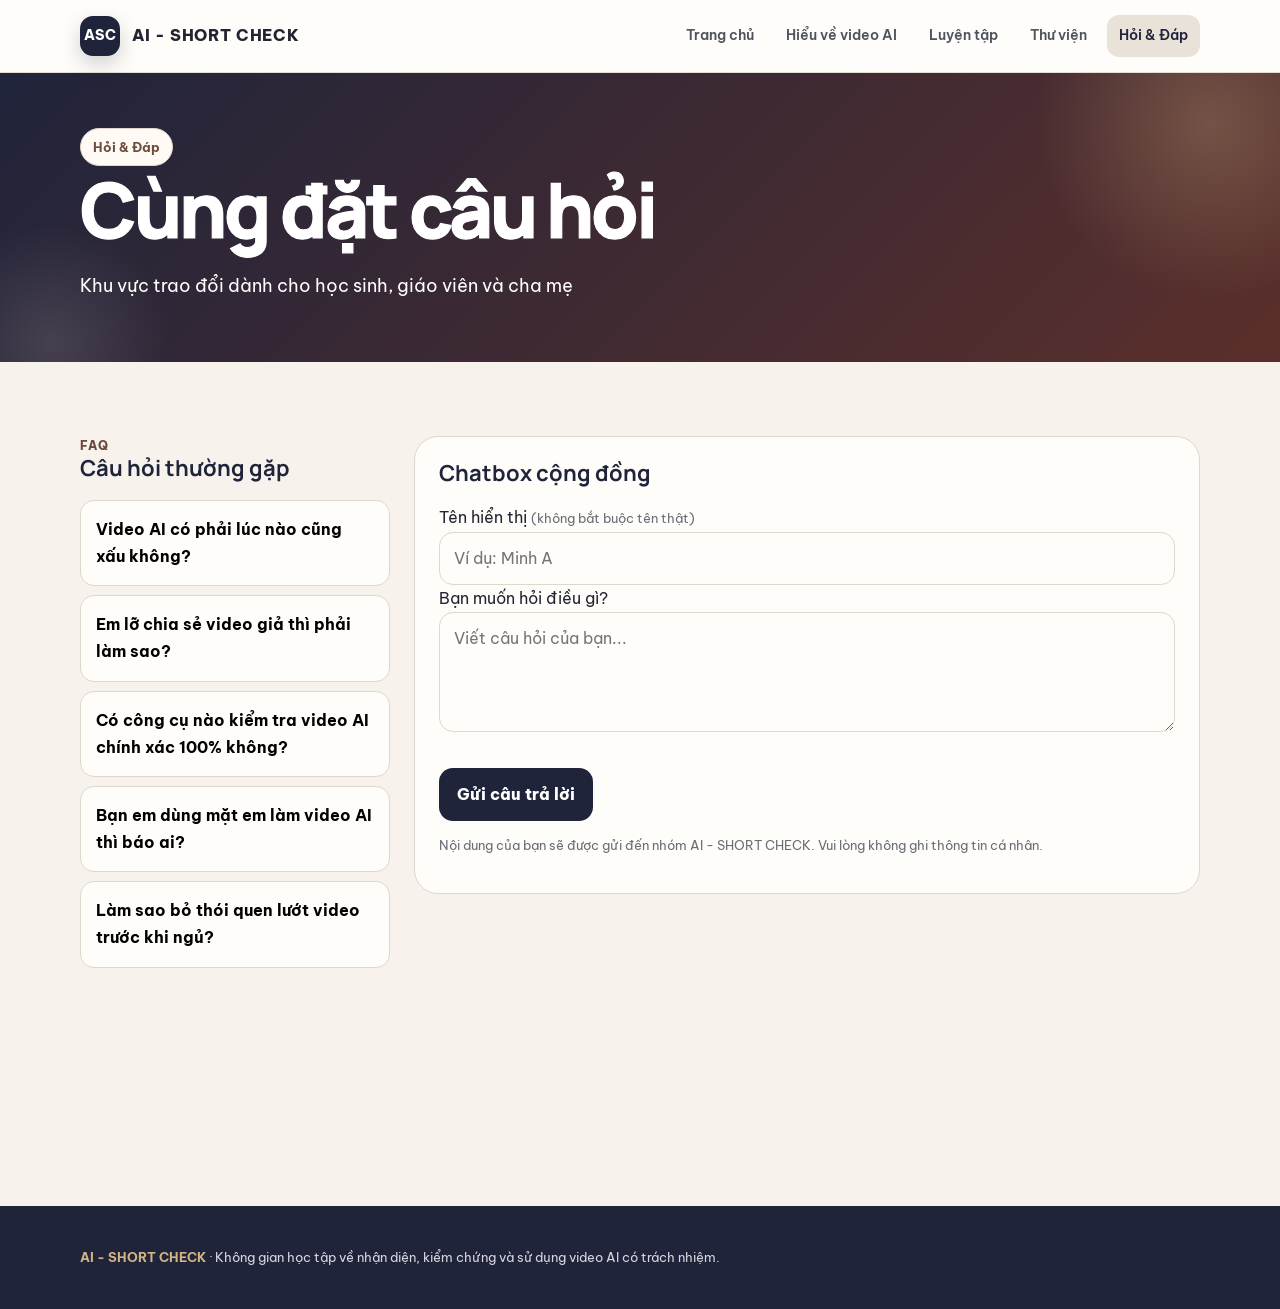
<file: hoi-dap.html>
<!doctype html>
<html lang="vi"><head><meta charset="utf-8"><meta name="viewport" content="width=device-width,initial-scale=1">
<title>Hỏi & Đáp | AI - SHORT CHECK</title><meta name="description" content="AI-SHORT CHECK — cẩm nang nhận diện, kiểm chứng và sử dụng video AI có trách nhiệm dành cho học sinh THPT.">
<link rel="icon" type="image/png" sizes="48x48" href="logo.png"><link rel="stylesheet" href="style.css"></head><body>
<header class="site-header">
 <div class="container nav">
  <a class="brand" href="index.html"><span class="logo">ASC</span><span>AI - SHORT CHECK</span></a>
  <nav class="navlinks">
   <a href="index.html">Trang chủ</a>
   <a href="hieu-ve-video-ai.html">Hiểu về video AI</a>
   <a href="luyen-tap.html">Luyện tập</a>
   <a href="thu-vien.html">Thư viện</a>
   <a href="hoi-dap.html">Hỏi & Đáp</a>
  </nav>
 </div>
</header>
<main><section class="page-hero"><div class="container"><span class="eyebrow">Hỏi & Đáp</span><h1>Cùng đặt câu hỏi</h1><p class="lead">Khu vực trao đổi dành cho học sinh, giáo viên và cha mẹ</p></div></section>
<section class="section"><div class="container qa-layout">
<aside><div class="kicker">FAQ</div><h3>Câu hỏi thường gặp</h3><div class="faq">
<button>Video AI có phải lúc nào cũng xấu không?</button><div class="faq-answer hidden">Không. AI có thể hỗ trợ học tập và sáng tạo; vấn đề nằm ở mục đích, độ chính xác, nguồn và cách sử dụng.</div>
<button>Em lỡ chia sẻ video giả thì phải làm sao?</button><div class="faq-answer hidden">Có thể xóa hoặc đính chính nếu phù hợp, thông báo cho người đã nhận và kiểm tra lại nguồn trước khi tiếp tục chia sẻ.</div>
<button>Có công cụ nào kiểm tra video AI chính xác 100% không?</button><div class="faq-answer hidden">Không nên coi một công cụ là bằng chứng 100%. Hãy kết hợp quan sát với kiểm chứng nguồn và đối chiếu thông tin.</div>
<button>Bạn em dùng mặt em làm video AI thì báo ai?</button><div class="faq-answer hidden">Lưu bằng chứng, báo nền tảng nếu vi phạm, và trao đổi với cha mẹ/thầy cô hoặc người có trách nhiệm phù hợp. Nếu có nguy cơ xâm hại, cần tìm hỗ trợ ngay.</div>
<button>Làm sao bỏ thói quen lướt video trước khi ngủ?</button><div class="faq-answer hidden">Đặt giờ dừng, tắt thông báo, để điện thoại xa giường và thay bằng một hoạt động thư giãn ngắn.</div>
</div></aside>
<section><div class="chatbox"><h3>Chatbox cộng đồng</h3>
<form id="askForm"><label>Tên hiển thị <span class="notice">(không bắt buộc tên thật)</span><input id="askName" class="text-input" maxlength="50" placeholder="Ví dụ: Minh A"></label><br><label>Bạn muốn hỏi điều gì?<textarea id="askMsg" class="textarea" maxlength="800" required placeholder="Viết câu hỏi của bạn..."></textarea></label><div class="hero-actions"><button class="btn btn-primary" id="askBtn">Gửi câu trả lời</button></div></form><p id="askNotice" class="notice">Nội dung của bạn sẽ được gửi đến nhóm AI - SHORT CHECK. Vui lòng không ghi thông tin cá nhân.</p></div>
<div class="card" style="margin-top:18px"><h3>Nguyên tắc Q&A</h3><ul><li>Tôn trọng người khác.</li><li>Chia sẻ thông tin có nguồn gốc rõ ràng, khách quan, không tung tin giả hoặc bóp méo sự thật.</li><li>Không tiết lộ thông tin cá nhân của bản thân hoặc người khác lên diễn đàn công khai.</li></ul></div></section>
</div></section></main>

<footer class="footer"><div class="container"><strong>AI - SHORT CHECK</strong> · Không gian học tập về nhận diện, kiểm chứng và sử dụng video AI có trách nhiệm.</div></footer>
<script>
(function(){
  var f=document.getElementById('askForm'); if(!f)return;
  var URL='https://script.google.com/macros/s/AKfycby8jIM6NzsLlF5IXTmTuvsFe0tUxqbH7uq5aFExKEc2RjYU1PPO0aKSpS83HrFEMsYXgw/exec';
  f.addEventListener('submit',function(e){
    e.preventDefault();
    var msg=document.getElementById('askMsg').value.trim(); if(!msg)return;
    var b=document.getElementById('askBtn'),n=document.getElementById('askNotice');
    b.disabled=true;b.textContent='Đang gửi...';
    fetch(URL,{method:'POST',mode:'no-cors',body:new URLSearchParams({name:document.getElementById('askName').value.trim(),message:msg})})
      .then(function(){f.reset();n.textContent='Đã gửi! Cảm ơn bạn.'})
      .catch(function(){n.textContent='Chưa gửi được, bạn thử lại sau nhé.'})
      .finally(function(){b.disabled=false;b.textContent='Gửi câu trả lời'});
  });
})();
</script>
<script src="script.js"></script></body></html>
</file>
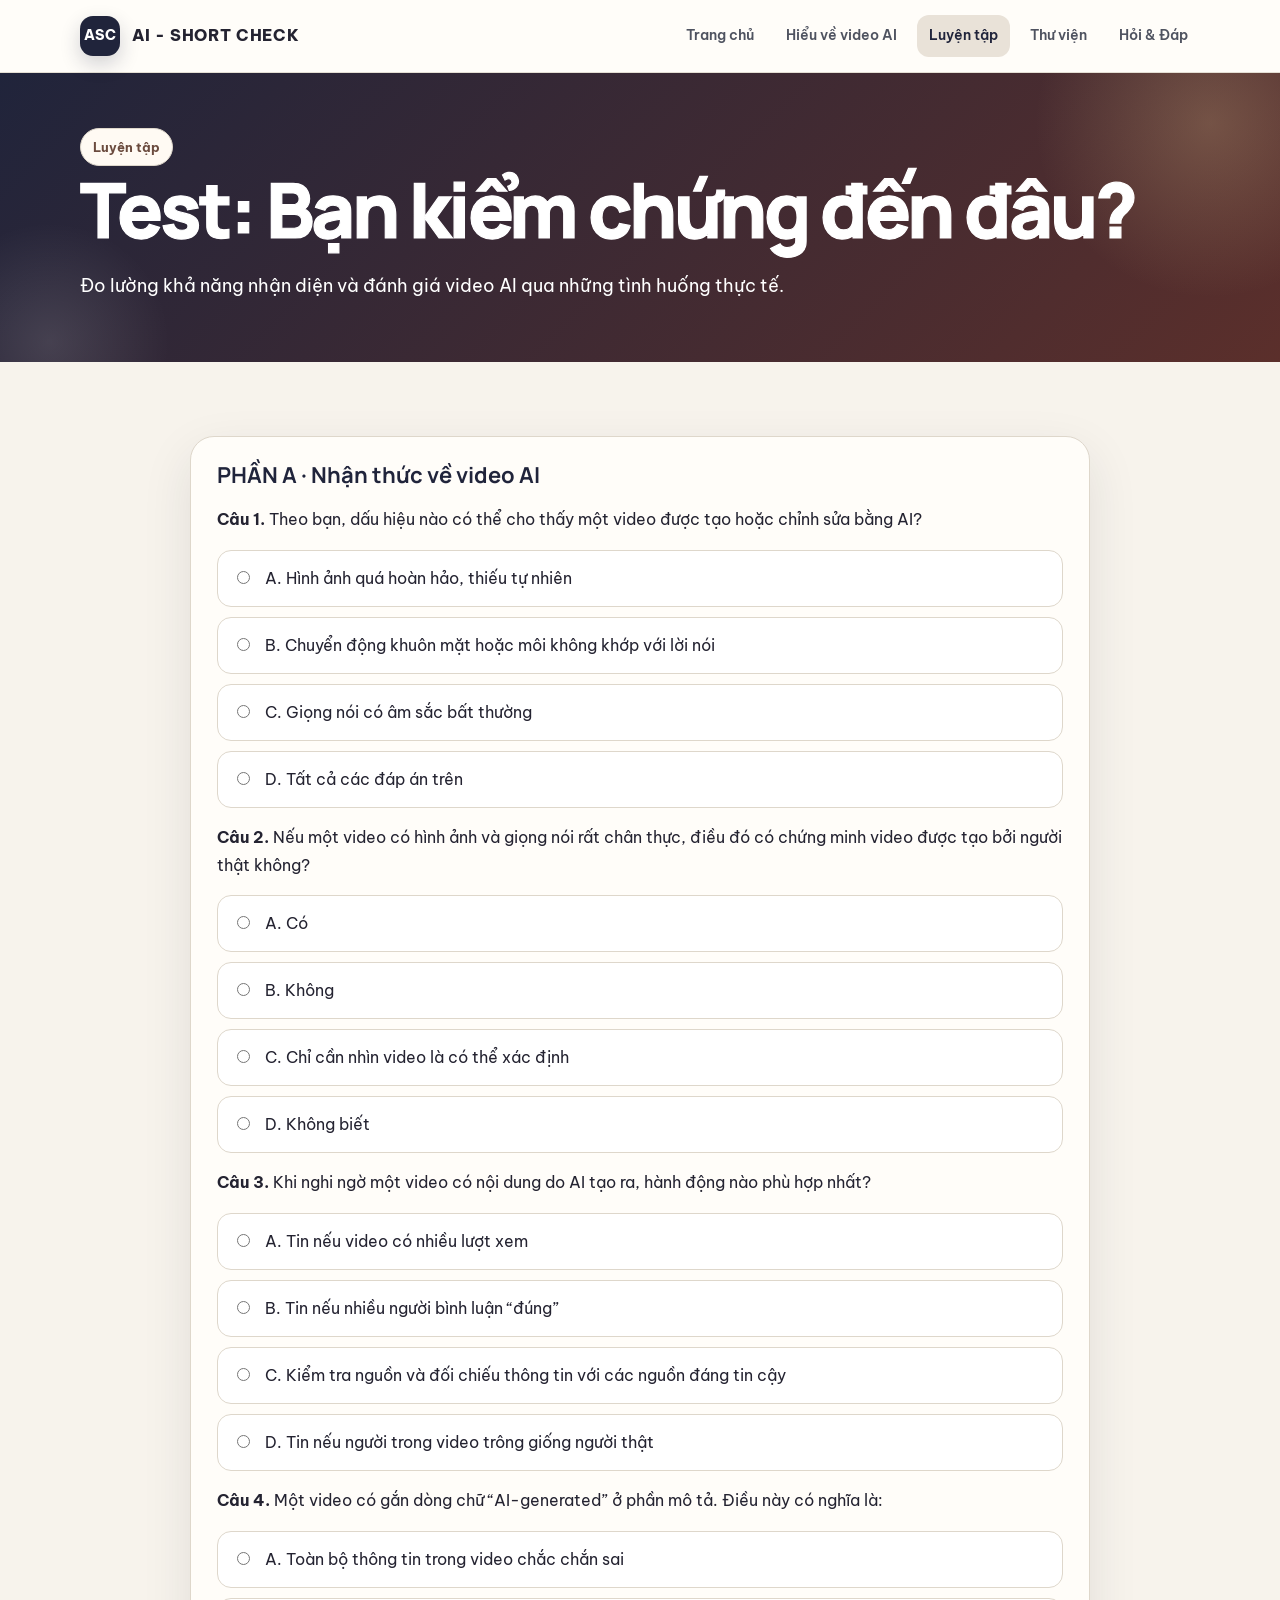
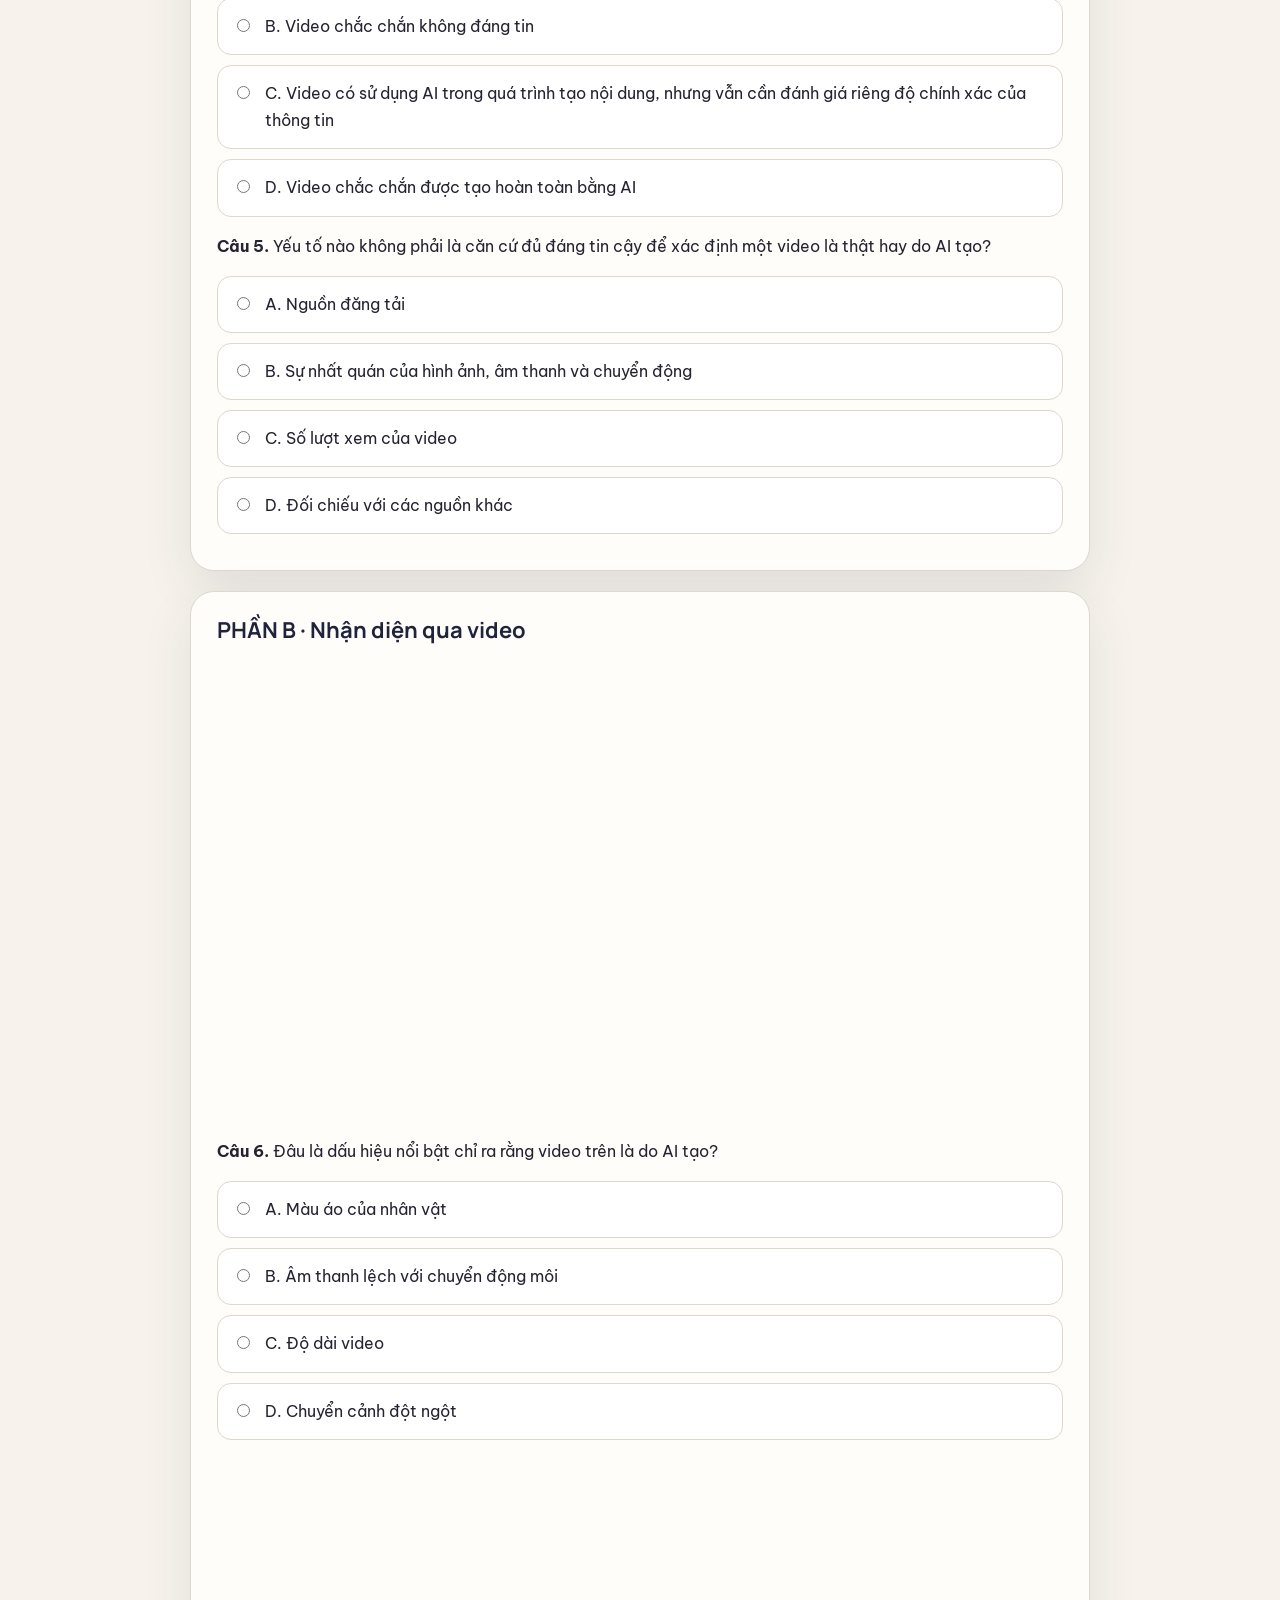
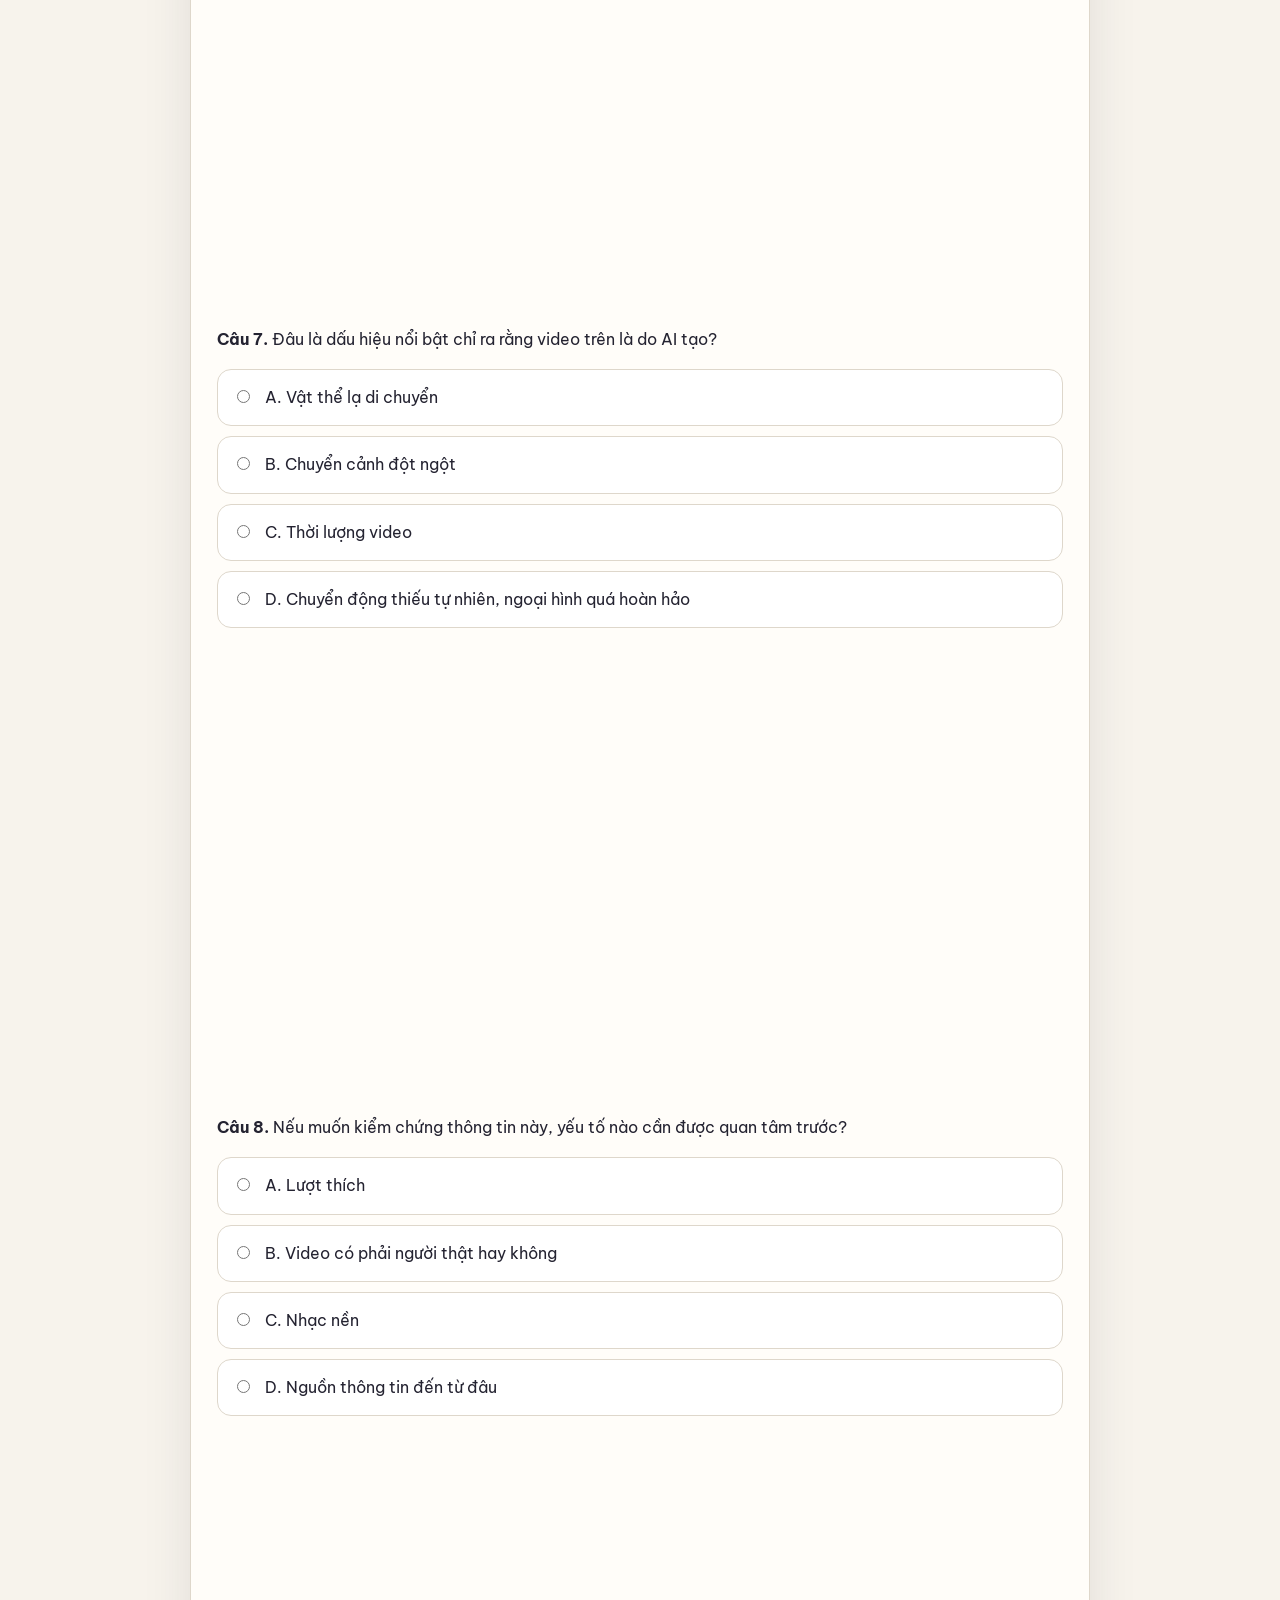
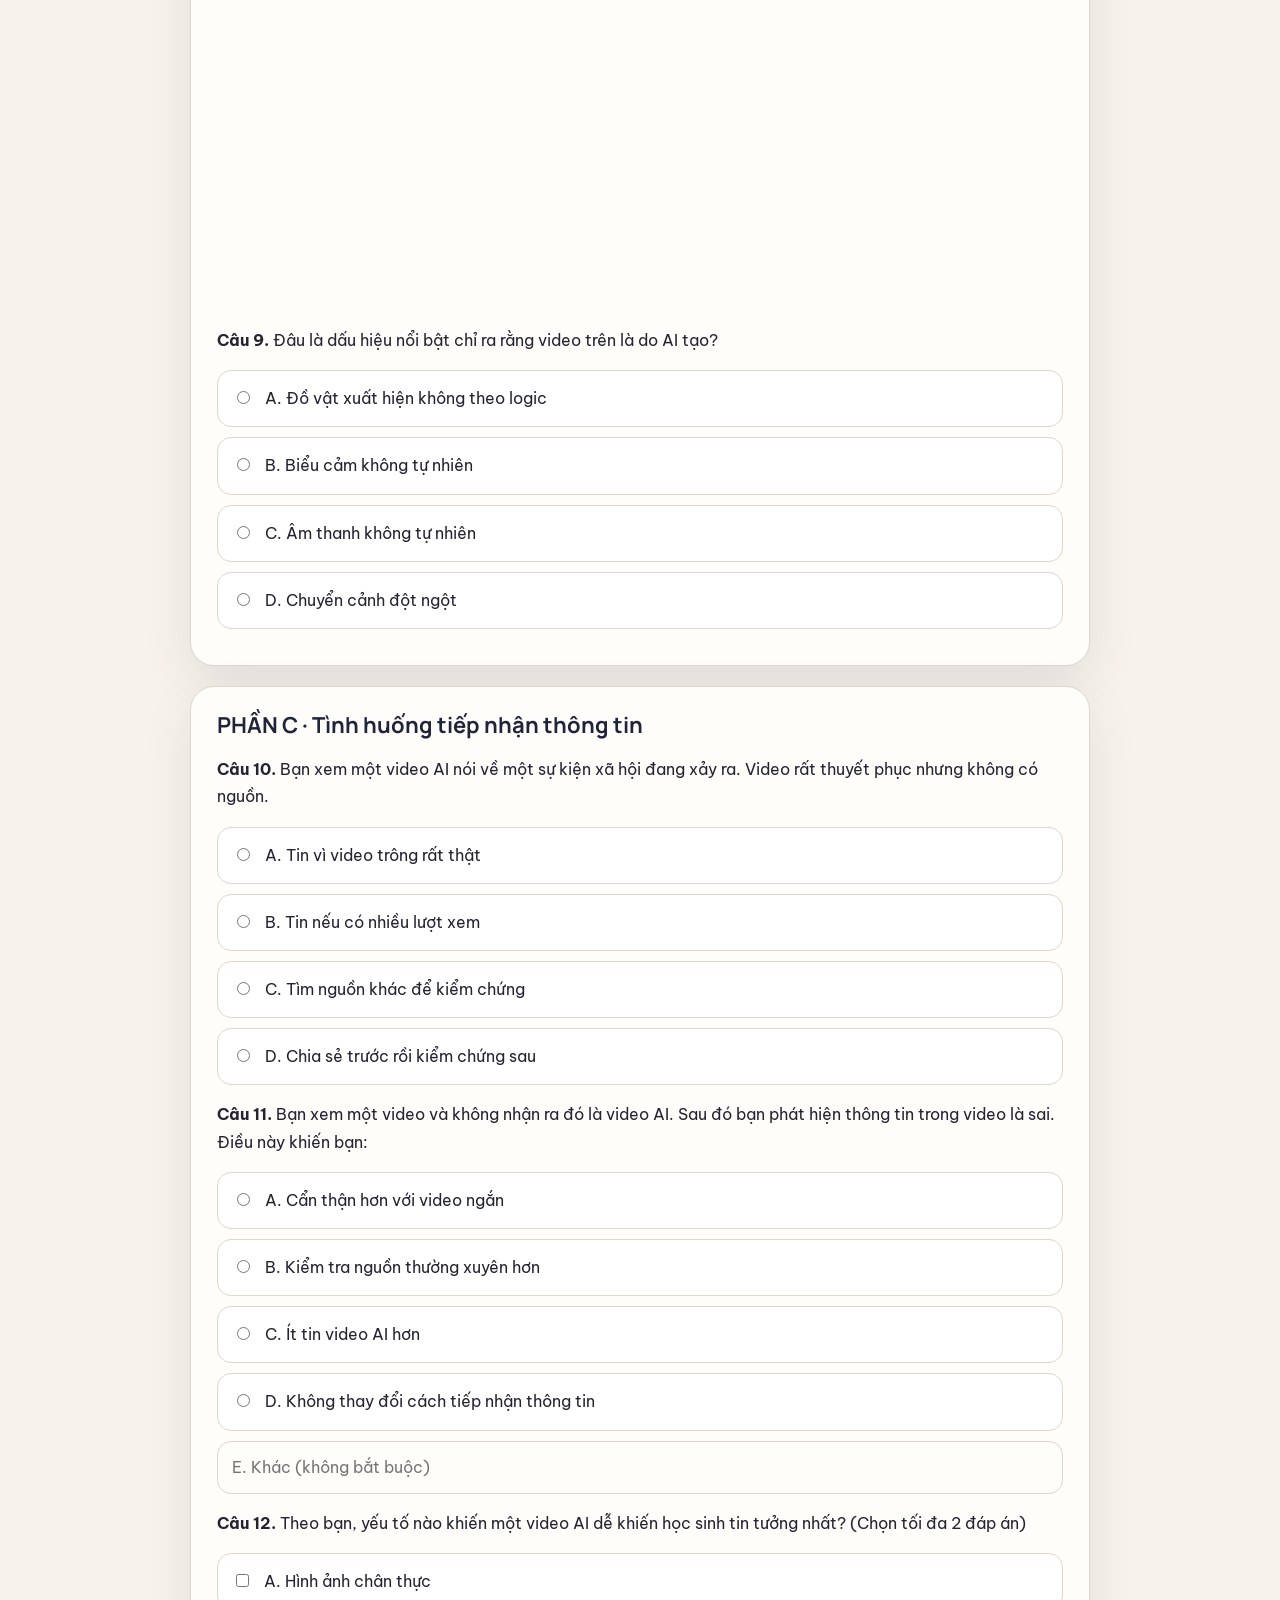
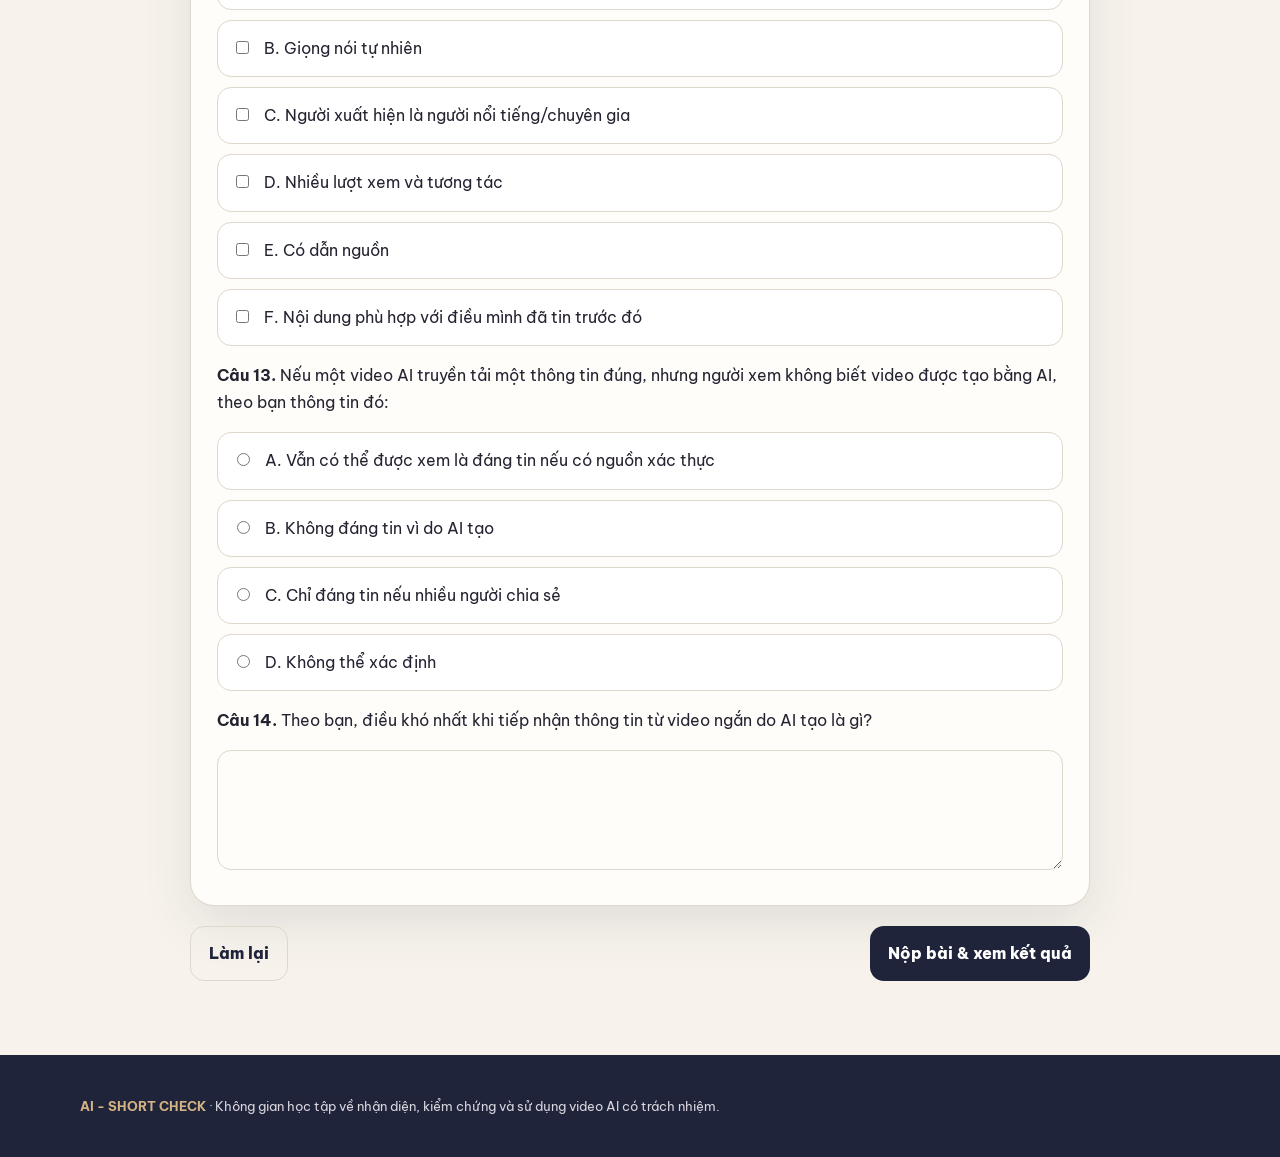
<file: luyen-tap.html>
<!doctype html>
<html lang="vi"><head><meta charset="utf-8"><meta name="viewport" content="width=device-width,initial-scale=1">
<title>Luyện tập | AI - SHORT CHECK</title><meta name="description" content="AI-SHORT CHECK — cẩm nang nhận diện, kiểm chứng và sử dụng video AI có trách nhiệm dành cho học sinh THPT.">
<link rel="icon" type="image/png" sizes="48x48" href="logo.png"><link rel="stylesheet" href="style.css"></head><body>
<header class="site-header">
 <div class="container nav">
  <a class="brand" href="index.html"><span class="logo">ASC</span><span>AI - SHORT CHECK</span></a>
  <nav class="navlinks">
   <a href="index.html">Trang chủ</a>
   <a href="hieu-ve-video-ai.html">Hiểu về video AI</a>
   <a href="luyen-tap.html">Luyện tập</a>
   <a href="thu-vien.html">Thư viện</a>
   <a href="hoi-dap.html">Hỏi & Đáp</a>
  </nav>
 </div>
</header>
<main>
<section class="page-hero"><div class="container"><span class="eyebrow">Luyện tập</span><h1>Test: Bạn kiểm chứng đến đâu?</h1><p class="lead">Đo lường khả năng nhận diện và đánh giá video AI qua những tình huống thực tế.</p></div></section>
<section class="section"><div class="container quiz-shell"><form id="quizForm">
<div class="q-card"><h3>PHẦN A · Nhận thức về video AI</h3>
<p><strong>Câu 1.</strong> Theo bạn, dấu hiệu nào có thể cho thấy một video được tạo hoặc chỉnh sửa bằng AI?</p>
<label class="option"><input type="radio" name="q1" value="A">A. Hình ảnh quá hoàn hảo, thiếu tự nhiên</label><label class="option"><input type="radio" name="q1" value="B">B. Chuyển động khuôn mặt hoặc môi không khớp với lời nói</label><label class="option"><input type="radio" name="q1" value="C">C. Giọng nói có âm sắc bất thường</label><label class="option"><input type="radio" name="q1" value="D">D. Tất cả các đáp án trên</label>
<p><strong>Câu 2.</strong> Nếu một video có hình ảnh và giọng nói rất chân thực, điều đó có chứng minh video được tạo bởi người thật không?</p><label class="option"><input type="radio" name="q2" value="A">A. Có</label><label class="option"><input type="radio" name="q2" value="B">B. Không</label><label class="option"><input type="radio" name="q2" value="C">C. Chỉ cần nhìn video là có thể xác định</label><label class="option"><input type="radio" name="q2" value="D">D. Không biết</label>
<p><strong>Câu 3.</strong> Khi nghi ngờ một video có nội dung do AI tạo ra, hành động nào phù hợp nhất?</p><label class="option"><input type="radio" name="q3" value="A">A. Tin nếu video có nhiều lượt xem</label><label class="option"><input type="radio" name="q3" value="B">B. Tin nếu nhiều người bình luận “đúng”</label><label class="option"><input type="radio" name="q3" value="C">C. Kiểm tra nguồn và đối chiếu thông tin với các nguồn đáng tin cậy</label><label class="option"><input type="radio" name="q3" value="D">D. Tin nếu người trong video trông giống người thật</label>
<p><strong>Câu 4.</strong> Một video có gắn dòng chữ “AI-generated” ở phần mô tả. Điều này có nghĩa là:</p><label class="option"><input type="radio" name="q4" value="A">A. Toàn bộ thông tin trong video chắc chắn sai</label><label class="option"><input type="radio" name="q4" value="B">B. Video chắc chắn không đáng tin</label><label class="option"><input type="radio" name="q4" value="C">C. Video có sử dụng AI trong quá trình tạo nội dung, nhưng vẫn cần đánh giá riêng độ chính xác của thông tin</label><label class="option"><input type="radio" name="q4" value="D">D. Video chắc chắn được tạo hoàn toàn bằng AI</label>
<p><strong>Câu 5.</strong> Yếu tố nào không phải là căn cứ đủ đáng tin cậy để xác định một video là thật hay do AI tạo?</p><label class="option"><input type="radio" name="q5" value="A">A. Nguồn đăng tải</label><label class="option"><input type="radio" name="q5" value="B">B. Sự nhất quán của hình ảnh, âm thanh và chuyển động</label><label class="option"><input type="radio" name="q5" value="C">C. Số lượt xem của video</label><label class="option"><input type="radio" name="q5" value="D">D. Đối chiếu với các nguồn khác</label>
</div>

<div class="q-card" style="margin-top:20px"><h3>PHẦN B · Nhận diện qua video</h3>

<div class="video-box">
  <iframe
    src="https://player.cloudinary.com/embed/?cloud_name=nh2wiysl&public_id=Cau6"
    width="100%"
    height="450"
    style="width:100%; aspect-ratio:16/9; border:0; border-radius:16px;"
    allow="autoplay; fullscreen; encrypted-media; picture-in-picture"
    allowfullscreen
    title="Video mở đầu - Nữ phóng viên tại đài truyền hình"
  ></iframe>
</div>

<p><strong>Câu 6.</strong> Đâu là dấu hiệu nổi bật chỉ ra rằng video trên là do AI tạo?</p>
<label class="option"><input type="radio" name="q6" value="A">A. Màu áo của nhân vật</label><label class="option"><input type="radio" name="q6" value="B">B. Âm thanh lệch với chuyển động môi</label><label class="option"><input type="radio" name="q6" value="C">C. Độ dài video</label><label class="option"><input type="radio" name="q6" value="D">D. Chuyển cảnh đột ngột</label>

<div class="video-box">
  <iframe
    src="https://player.cloudinary.com/embed/?cloud_name=nh2wiysl&public_id=Cau7"
    width="100%"
    height="450"
    style="width:100%; aspect-ratio:16/9; border:0; border-radius:16px;"
    allow="autoplay; fullscreen; encrypted-media; picture-in-picture"
    allowfullscreen
    title="Video mở đầu - Nữ phóng viên tại đài truyền hình"
  ></iframe>
</div>

<p><strong>Câu 7.</strong> Đâu là dấu hiệu nổi bật chỉ ra rằng video trên là do AI tạo?</p><label class="option"><input type="radio" name="q7" value="A">A. Vật thể lạ di chuyển</label><label class="option"><input type="radio" name="q7" value="B">B. Chuyển cảnh đột ngột</label><label class="option"><input type="radio" name="q7" value="C">C. Thời lượng video</label><label class="option"><input type="radio" name="q7" value="D">D. Chuyển động thiếu tự nhiên, ngoại hình quá hoàn hảo</label>

<div class="video-box">
  <iframe
    src="https://player.cloudinary.com/embed/?cloud_name=nh2wiysl&public_id=Cau8"
    width="100%"
    height="450"
    style="width:100%; aspect-ratio:16/9; border:0; border-radius:16px;"
    allow="autoplay; fullscreen; encrypted-media; picture-in-picture"
    allowfullscreen
    title="Video mở đầu - Nữ phóng viên tại đài truyền hình"
  ></iframe>
</div>

<p><strong>Câu 8.</strong> Nếu muốn kiểm chứng thông tin này, yếu tố nào cần được quan tâm trước?</p><label class="option"><input type="radio" name="q8" value="A">A. Lượt thích</label><label class="option"><input type="radio" name="q8" value="B">B. Video có phải người thật hay không</label><label class="option"><input type="radio" name="q8" value="C">C. Nhạc nền</label><label class="option"><input type="radio" name="q8" value="D">D. Nguồn thông tin đến từ đâu</label>

<div class="video-box">
  <iframe
    src="https://player.cloudinary.com/embed/?cloud_name=nh2wiysl&public_id=Cau9"
    title="Video câu 9"
    style="width:100%; aspect-ratio:16/9; border:0; border-radius:16px;"
    allow="fullscreen; encrypted-media; picture-in-picture"
    allowfullscreen
  ></iframe>
</div>

<p><strong>Câu 9.</strong> Đâu là dấu hiệu nổi bật chỉ ra rằng video trên là do AI tạo?</p><label class="option"><input type="radio" name="q9" value="A">A. Đồ vật xuất hiện không theo logic</label><label class="option"><input type="radio" name="q9" value="B">B. Biểu cảm không tự nhiên</label><label class="option"><input type="radio" name="q9" value="C">C. Âm thanh không tự nhiên</label><label class="option"><input type="radio" name="q9" value="D">D. Chuyển cảnh đột ngột</label></div>

<div class="q-card" style="margin-top:20px"><h3>PHẦN C · Tình huống tiếp nhận thông tin</h3>
<p><strong>Câu 10.</strong> Bạn xem một video AI nói về một sự kiện xã hội đang xảy ra. Video rất thuyết phục nhưng không có nguồn.</p><label class="option"><input type="radio" name="q10" value="A">A. Tin vì video trông rất thật</label><label class="option"><input type="radio" name="q10" value="B">B. Tin nếu có nhiều lượt xem</label><label class="option"><input type="radio" name="q10" value="C">C. Tìm nguồn khác để kiểm chứng</label><label class="option"><input type="radio" name="q10" value="D">D. Chia sẻ trước rồi kiểm chứng sau</label>
<p><strong>Câu 11.</strong> Bạn xem một video và không nhận ra đó là video AI. Sau đó bạn phát hiện thông tin trong video là sai. Điều này khiến bạn:</p><label class="option"><input type="radio" name="q11" value="A">A. Cẩn thận hơn với video ngắn</label><label class="option"><input type="radio" name="q11" value="B">B. Kiểm tra nguồn thường xuyên hơn</label><label class="option"><input type="radio" name="q11" value="C">C. Ít tin video AI hơn</label><label class="option"><input type="radio" name="q11" value="D">D. Không thay đổi cách tiếp nhận thông tin</label><input class="text-input" name="q11other" placeholder="E. Khác (không bắt buộc)">
<p><strong>Câu 12.</strong> Theo bạn, yếu tố nào khiến một video AI dễ khiến học sinh tin tưởng nhất? (Chọn tối đa 2 đáp án)</p>

<label class="option">
  <input type="checkbox" name="q12" value="A">
  A. Hình ảnh chân thực
</label>

<label class="option">
  <input type="checkbox" name="q12" value="B">
  B. Giọng nói tự nhiên
</label>

<label class="option">
  <input type="checkbox" name="q12" value="C">
  C. Người xuất hiện là người nổi tiếng/chuyên gia
</label>

<label class="option">
  <input type="checkbox" name="q12" value="D">
  D. Nhiều lượt xem và tương tác
</label>

<label class="option">
  <input type="checkbox" name="q12" value="E">
  E. Có dẫn nguồn
</label>

<label class="option">
  <input type="checkbox" name="q12" value="F">
  F. Nội dung phù hợp với điều mình đã tin trước đó
</label>

<p><strong>Câu 13.</strong> Nếu một video AI truyền tải một thông tin đúng, nhưng người xem không biết video được tạo bằng AI, theo bạn thông tin đó:</p><label class="option"><input type="radio" name="q13" value="A">A. Vẫn có thể được xem là đáng tin nếu có nguồn xác thực</label><label class="option"><input type="radio" name="q13" value="B">B. Không đáng tin vì do AI tạo</label><label class="option"><input type="radio" name="q13" value="C">C. Chỉ đáng tin nếu nhiều người chia sẻ</label><label class="option"><input type="radio" name="q13" value="D">D. Không thể xác định</label>
<p><strong>Câu 14.</strong> Theo bạn, điều khó nhất khi tiếp nhận thông tin từ video ngắn do AI tạo là gì?</p><textarea class="textarea" name="q14"></textarea>
</div>
<div class="quiz-actions"><button type="button" class="btn btn-ghost" id="clearQuiz">Làm lại</button><button class="btn btn-primary" type="submit">Nộp bài & xem kết quả</button></div>
<div id="quizResult" class="result hidden"></div>
</form></div></section>
</main>

<footer class="footer"><div class="container"><strong>AI - SHORT CHECK</strong> · Không gian học tập về nhận diện, kiểm chứng và sử dụng video AI có trách nhiệm.</div></footer>
<script src="script.js"></script></body></html>
</file>
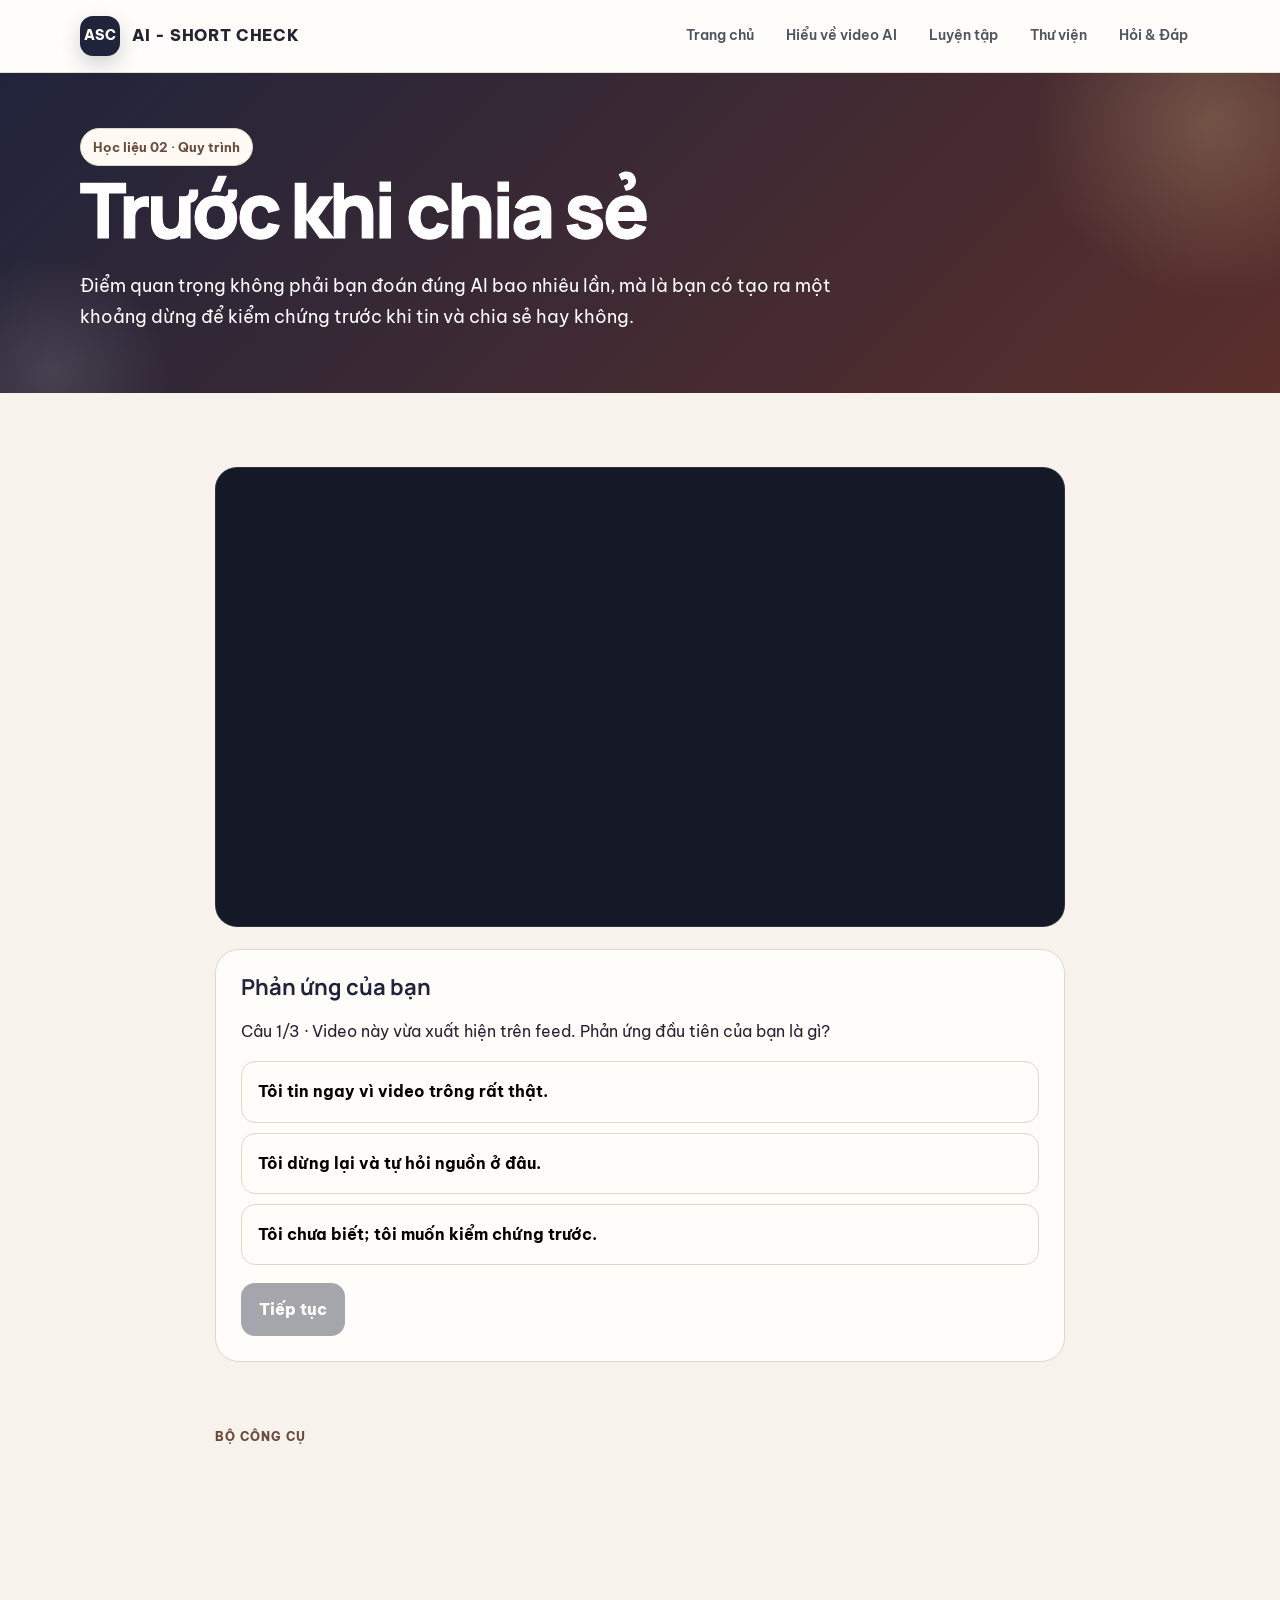
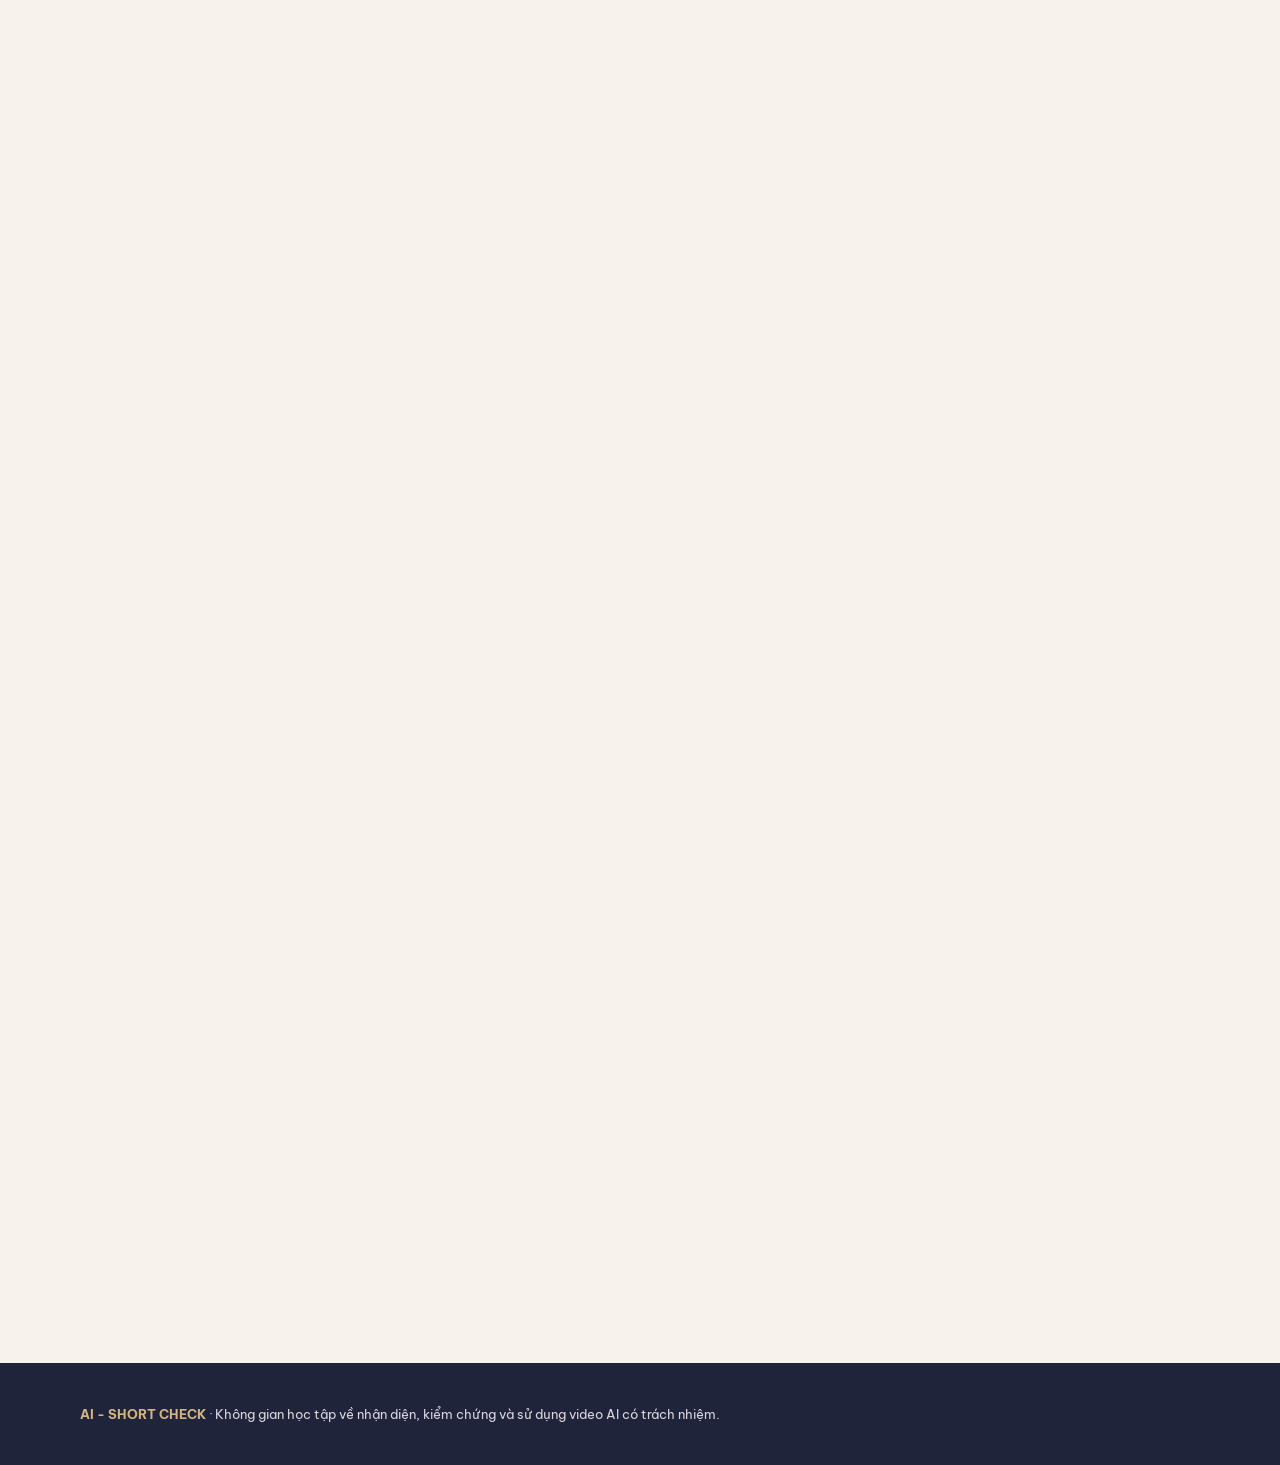
<file: share-check.html>
<!doctype html>
<html lang="vi"><head><meta charset="utf-8"><meta name="viewport" content="width=device-width,initial-scale=1">
<title>Trước khi chia sẻ | AI - SHORT CHECK</title><meta name="description" content="AI-SHORT CHECK — cẩm nang nhận diện, kiểm chứng và sử dụng video AI có trách nhiệm dành cho học sinh THPT.">
<link rel="icon" type="image/png" sizes="48x48" href="logo.png"><link rel="stylesheet" href="style.css"></head><body>
<header class="site-header">
 <div class="container nav">
  <a class="brand" href="index.html"><span class="logo">ASC</span><span>AI - SHORT CHECK</span></a>
  <nav class="navlinks">
   <a href="index.html">Trang chủ</a>
   <a href="hieu-ve-video-ai.html">Hiểu về video AI</a>
   <a href="luyen-tap.html">Luyện tập</a>
   <a href="thu-vien.html">Thư viện</a>
   <a href="hoi-dap.html">Hỏi & Đáp</a>
  </nav>
 </div>
</header>
<main><section class="page-hero"><div class="container"><span class="eyebrow">Học liệu 02 · Quy trình</span><h1>Trước khi chia sẻ</h1><p class="lead">Điểm quan trọng không phải bạn đoán đúng AI bao nhiêu lần, mà là bạn có tạo ra một khoảng dừng để kiểm chứng trước khi tin và chia sẻ hay không.</p></div></section>
<section class="section"><div class="container mini-game">


<div class="video-box">
  <iframe
    src="https://player.cloudinary.com/embed/?cloud_name=nh2wiysl&public_id=HocLieu2"
    width="100%"
    height="450"
    style="width:100%; aspect-ratio:16/9; border:0; border-radius:16px;"
    allow="autoplay; fullscreen; encrypted-media; picture-in-picture"
    allowfullscreen
    title="Video mở đầu - Nữ phóng viên tại đài truyền hình"
  ></iframe>
</div>

<div class="reaction" style="margin-top:22px"><h3>Phản ứng của bạn</h3><p id="reactionQ" class="reaction-question"></p>
<button class="click-reveal" data-index="0">Tôi tin ngay vì video trông rất thật.</button>
<button class="click-reveal" data-index="1">Tôi dừng lại và tự hỏi nguồn ở đâu.</button>
<button class="click-reveal" data-index="2">Tôi chưa biết; tôi muốn kiểm chứng trước.</button>
<button class="btn btn-primary reaction-next" disabled style="margin-top:8px">Tiếp tục</button>
<a class="btn btn-primary explore-btn hidden" href="#five-steps">Khám phá bộ công cụ 5 bước →</a>
</div>

<div id="five-steps" style="margin-top:65px"><div class="kicker">Bộ công cụ</div><h2>5 bước “Trước khi chia sẻ”</h2>
<div class="step-list">
<div class="step"><div class="step-no">1</div><div><h3>DỪNG</h3><p>Xem mình đang muốn tin/chia sẻ vì bằng chứng hay vì cảm xúc; chưa chia sẻ vội.</p></div></div>
<div class="step"><div class="step-no">2</div><div><h3>XEM NGUỒN</h3><p>Ai đăng, nguồn ban đầu ở đâu, ngày nào, bối cảnh gì, có lời công bố sử dụng AI không.</p></div></div>
<div class="step"><div class="step-no">3</div><div><h3>NHẬN DIỆN DẤU HIỆU AI</h3><p>Xem thông tin nguồn gốc và dấu hiệu hình/tiếng; ghi mức chắc chắn và điều còn thiếu.</p></div></div>
<div class="step"><div class="step-no">4</div><div><h3>ĐỐI CHIẾU</h3><p>Kiểm tra phát biểu cụ thể bằng nguồn phù hợp; kiểm tra cả bối cảnh dù video quay thật.</p></div></div>
<div class="step"><div class="step-no">5</div><div><h3>QUYẾT ĐỊNH</h3><p>Sử dụng/chia sẻ kèm nguồn và bối cảnh, tìm thêm thông tin, tạm dừng hoặc báo cáo khi phù hợp.</p></div></div>
</div></div>

<div class="card" style="margin-top:45px"><h3>Checklist thực hành</h3><p>Checklist đưa ra việc cần làm, không phán quyết video là thật hay giả.</p>
<div id="shareChecklist" class="checklist">
<label class="checkitem"><input type="checkbox">Tôi biết nguồn ban đầu chưa?</label>
<label class="checkitem"><input type="checkbox">Tôi đã kiểm tra nội dung/bằng chứng chưa?</label>
<label class="checkitem"><input type="checkbox">Tôi đã xem thông tin về cách tạo video chưa?</label>
<label class="checkitem"><input type="checkbox">Tôi đã đối chiếu bằng nguồn phù hợp chưa?</label>
<label class="checkitem"><input type="checkbox">Việc chia sẻ có ích và tôn trọng người liên quan không?</label>
</div><div class="hero-actions"><button id="checkShare" class="btn btn-primary">Kiểm tra checklist</button><button id="clearShare" class="btn btn-ghost">Xóa lựa chọn</button></div><div id="checkResult" class="result hidden"></div></div>
</div></section></main>

<footer class="footer"><div class="container"><strong>AI - SHORT CHECK</strong> · Không gian học tập về nhận diện, kiểm chứng và sử dụng video AI có trách nhiệm.</div></footer>
<script src="script.js"></script></body></html>
</file>
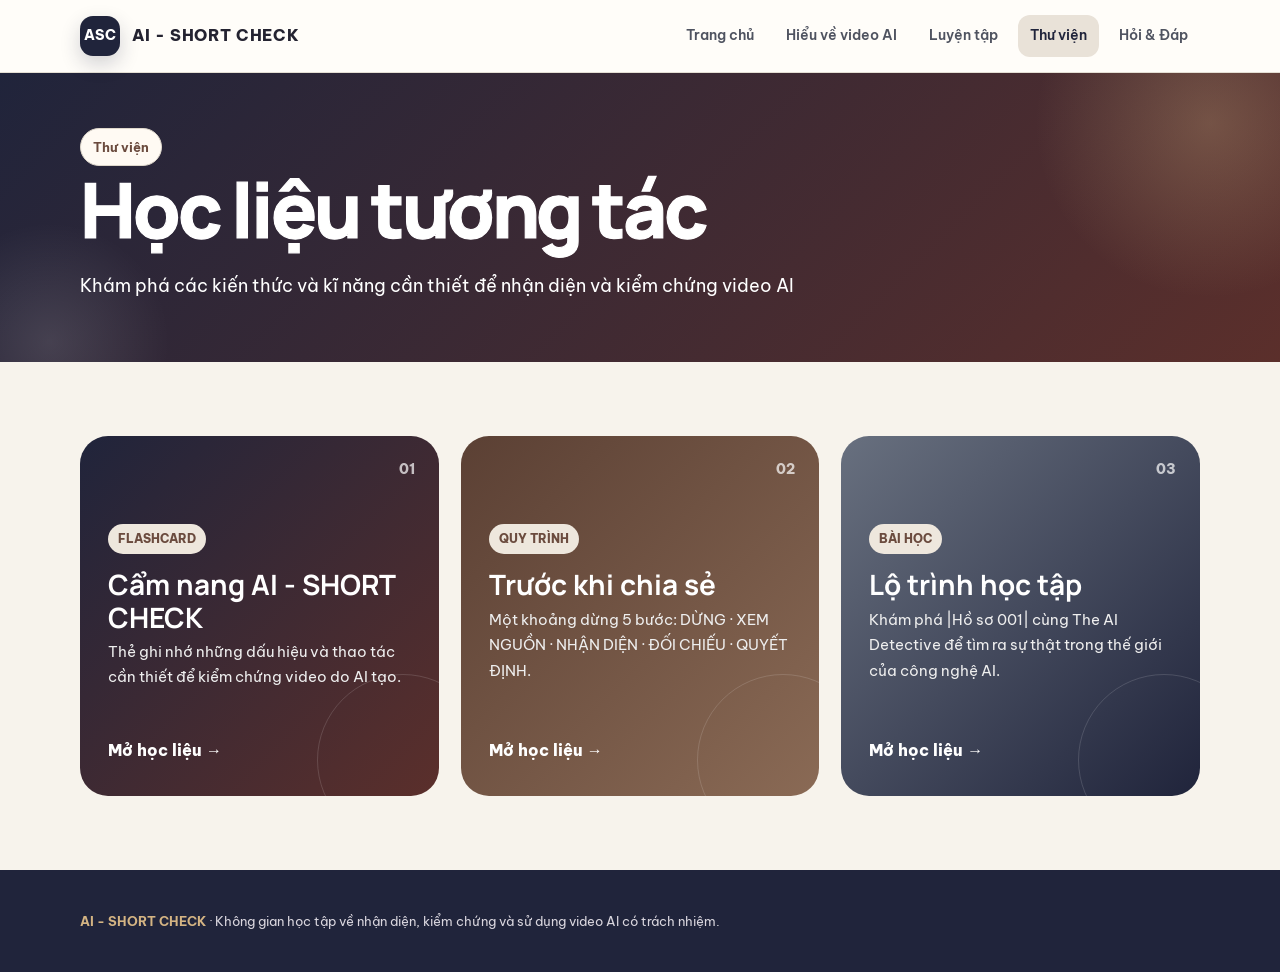
<file: thu-vien.html>
<!doctype html>
<html lang="vi"><head><meta charset="utf-8"><meta name="viewport" content="width=device-width,initial-scale=1">
<title>Thư viện | AI - SHORT CHECK</title><meta name="description" content="AI-SHORT CHECK — cẩm nang nhận diện, kiểm chứng và sử dụng video AI có trách nhiệm dành cho học sinh THPT.">
<link rel="icon" type="image/png" sizes="48x48" href="logo.png"><link rel="stylesheet" href="style.css"></head><body>
<header class="site-header">
 <div class="container nav">
  <a class="brand" href="index.html"><span class="logo">ASC</span><span>AI - SHORT CHECK</span></a>
  <nav class="navlinks">
   <a href="index.html">Trang chủ</a>
   <a href="hieu-ve-video-ai.html">Hiểu về video AI</a>
   <a href="luyen-tap.html">Luyện tập</a>
   <a href="thu-vien.html">Thư viện</a>
   <a href="hoi-dap.html">Hỏi & Đáp</a>
  </nav>
 </div>
</header>
<main>
<section class="page-hero"><div class="container"><span class="eyebrow">Thư viện</span><h1>Học liệu tương tác</h1><p class="lead">Khám phá các kiến thức và kĩ năng cần thiết để nhận diện và kiểm chứng video AI</p></div></section>
<section class="section"><div class="container library-grid">
<a class="library-tile" href="flashcards.html"><span class="tile-no">01</span><div><span class="pill">FLASHCARD</span><h3>Cẩm nang AI - SHORT CHECK</h3><p>Thẻ ghi nhớ những dấu hiệu và thao tác cần thiết để kiểm chứng video do AI tạo.</p><strong>Mở học liệu →</strong></div></a>
<a class="library-tile" href="share-check.html"><span class="tile-no">02</span><div><span class="pill">QUY TRÌNH</span><h3>Trước khi chia sẻ</h3><p>Một khoảng dừng 5 bước: DỪNG · XEM NGUỒN · NHẬN DIỆN · ĐỐI CHIẾU · QUYẾT ĐỊNH.</p><strong>Mở học liệu →</strong></div></a>
<a class="library-tile" href="bai-hoc.html"><span class="tile-no">03</span><div><span class="pill">BÀI HỌC</span><h3>Lộ trình học tập</h3><p>Khám phá |Hồ sơ 001| cùng The AI Detective để tìm ra sự thật trong thế giới của công nghệ AI.</p><strong>Mở học liệu →</strong></div></a>
</div></section>
</main>

<footer class="footer"><div class="container"><strong>AI - SHORT CHECK</strong> · Không gian học tập về nhận diện, kiểm chứng và sử dụng video AI có trách nhiệm.</div></footer>
<script src="script.js"></script></body></html>
</file>
<file: style.css>
@import url('https://fonts.googleapis.com/css2?family=Be+Vietnam+Pro:wght@400;500;600;700;800&family=Manrope:wght@600;700;800&display=swap');

:root{
  --space:#20243b; --slate:#68707f; --tan:#d4b483; --coffee:#6b4b3e;
  --caput:#5b2f2b; --paper:#f7f3ec; --white:#fffdf9; --ink:#242331;
  --line:#ded7cb; --good:#3f765d; --warn:#9b6b2f; --danger:#8b3d3d;
  --shadow:0 18px 50px rgba(32,36,59,.10);
  --radius:24px;
}
*{box-sizing:border-box}
html{scroll-behavior:smooth}
body{margin:0;background:var(--paper);color:var(--ink);font-family:"Be Vietnam Pro",Inter,sans-serif;line-height:1.7}
a{color:inherit;text-decoration:none}
button,input,textarea,select{font:inherit}
button{cursor:pointer}
img,video{max-width:100%}
.container{width:min(1120px,92%);margin:auto}
.site-header{position:sticky;top:0;z-index:50;background:rgba(255,253,249,.97);backdrop-filter:blur(14px);border-bottom:1px solid rgba(222,215,203,.8)}
.nav{min-height:72px;display:flex;align-items:center;justify-content:space-between;gap:20px}
.brand{display:flex;align-items:center;gap:12px;font-weight:800;letter-spacing:.04em}
.logo{width:40px;height:40px;border-radius:13px;background:var(--space);color:#fff;display:grid;place-items:center;font-size:14px;box-shadow:0 8px 20px rgba(32,36,59,.2)}
.navlinks{display:flex;flex-wrap:wrap;gap:8px;justify-content:flex-end}
.navlinks a{padding:9px 12px;border-radius:12px;color:#4f5360;font-size:14px;font-weight:600}
.navlinks a:hover,.navlinks a.active{background:#e9e2d8;color:var(--space)}
.hero{padding:88px 0 70px;background:linear-gradient(135deg,#20243b,#5b2f2b);color:#fff}
.hero h1,.hero h2,.hero h3,.hero p{color:#fff}
.hero .lead{color:#f1ece4}
.hero strong{color:#d4b483}
.hero .btn-primary{background:#d4b483;color:#20243b}
.hero .signal-card{background:rgba(255,255,255,.08);border:1px solid rgba(212,180,131,.35)}
.hero-grid{display:grid;grid-template-columns:1.25fr .75fr;gap:48px;align-items:center}
.eyebrow{display:inline-flex;gap:8px;align-items:center;padding:7px 12px;border:1px solid var(--line);border-radius:999px;background:#fffaf3;font-size:13px;font-weight:700;color:var(--coffee)}
h1,h2,h3{font-family:"Manrope","Be Vietnam Pro",sans-serif;line-height:1.15;color:var(--space);margin:0 0 18px}
.bold-title{font-weight:800;-webkit-text-stroke:1.2px currentColor}
h1{font-size:clamp(42px,7vw,76px);letter-spacing:-.04em}
h2{font-size:clamp(30px,4vw,46px);letter-spacing:-.025em}
h3{font-size:22px}
.lead{font-size:18px;color:#565967;max-width:760px}
.hero-actions{display:flex;gap:12px;flex-wrap:wrap;margin-top:28px}
.btn{border:0;border-radius:14px;padding:13px 18px;font-weight:800;display:inline-flex;align-items:center;justify-content:center;gap:8px;transition:.2s}
.btn:hover{transform:translateY(-2px)}
.btn:disabled{opacity:.4;cursor:not-allowed;box-shadow:none}
.btn:disabled:hover{transform:none}
.btn-primary{background:var(--space);color:#fff}
.btn-secondary{background:#e9dfd1;color:var(--space)}
.btn-ghost{background:transparent;border:1px solid var(--line);color:var(--space)}
.signal-card{background:var(--space);color:#fff;border-radius:30px;padding:28px;box-shadow:var(--shadow);min-height:320px;position:relative;overflow:hidden}
.signal-card:before{content:"";position:absolute;width:190px;height:190px;border:1px solid rgba(255,255,255,.16);border-radius:50%;right:-50px;top:-50px}
.scan{height:155px;border:1px solid rgba(255,255,255,.18);border-radius:20px;margin-top:24px;position:relative;overflow:hidden;background:linear-gradient(145deg,#323850,#171a2a)}
.scan:after{content:"";position:absolute;left:0;right:0;height:2px;background:var(--tan);box-shadow:0 0 18px var(--tan);animation:scan 3s infinite}
@keyframes scan{0%{top:0}50%{top:100%}100%{top:0}}
.section{padding:74px 0}
.section.alt{background:#e8d8bb}
.section.dark{background:var(--space);color:#f7f3ec}
.section.dark h2,.section.dark h3{color:#fff}
.kicker{color:var(--coffee);font-weight:800;text-transform:uppercase;letter-spacing:.08em;font-size:12px}
.grid-3{display:grid;grid-template-columns:repeat(3,1fr);gap:18px}
.grid-2{display:grid;grid-template-columns:repeat(2,1fr);gap:18px}
.card{background:var(--white);border:1px solid var(--line);border-radius:var(--radius);padding:25px;box-shadow:0 8px 28px rgba(32,36,59,.05)}
.topic-card{min-height:230px;display:flex;flex-direction:column;justify-content:space-between;transition:.2s}
.topic-card:hover{transform:translateY(-5px);box-shadow:var(--shadow);border-color:#c8bba9}
.card-number{font-family:Manrope;font-size:13px;color:var(--slate);font-weight:800}
.card-icon{font-size:30px;margin-bottom:15px}
.link-arrow{font-weight:800;color:var(--coffee)}
.pill{display:inline-block;padding:5px 10px;border-radius:999px;background:#eee7dd;color:var(--coffee);font-size:12px;font-weight:800}
.prose{max-width:850px}
.prose p{margin:0 0 20px;font-size:19px;line-height:1.85;font-weight:400;-webkit-text-stroke:0;color:#4a4957}
.prose ul{padding-left:22px}
.two-col{display:grid;grid-template-columns:1fr 1fr;gap:40px}
.concept-grid{grid-template-columns:1.1fr .9fr;gap:48px;align-items:center}
.concept-grid .prose{max-width:none;min-width:0}
.concept-grid .video-box{width:100%;min-width:0}
.concept-grid .callout{margin-top:20px}
.balance-grid>div{display:flex;flex-direction:column}
.balance-grid .list-clean{flex:1;grid-auto-rows:1fr}
.callout{padding:20px;border-left:4px solid var(--tan);background:#fbf6ed;border-radius:0 16px 16px 0}
.positive{border-left-color:var(--good)}
.negative{border-left-color:var(--danger)}
.page-hero{padding:55px 0 42px;background:linear-gradient(135deg,#20243b,#5b2f2b);color:#fff}
.page-hero p{max-width:820px}
.page-hero h1,.page-hero h2,.page-hero p{color:#fff}
.page-hero .breadcrumb,.page-hero .breadcrumb a{color:#d4b483}
.page-hero .callout,.page-hero .callout p,.page-hero .callout strong{color:#242331}
.page-hero .callout strong{color:#5b2f2b}
.breadcrumb{font-size:13px;color:var(--slate);margin-bottom:20px}
.breadcrumb a{font-weight:700}
.list-clean{list-style:none;padding:0;margin:0;display:grid;gap:10px}
.list-clean li{padding:13px 15px;background:#faf7f1;border:1px solid var(--line);border-radius:14px}
.quiz-shell{max-width:900px;margin:auto}
.progress{height:9px;background:#ded7cb;border-radius:99px;overflow:hidden;margin:12px 0 26px}
.progress span{display:block;height:100%;background:var(--coffee);width:0;transition:.3s}
.q-card{background:var(--white);border:1px solid var(--line);border-radius:24px;padding:26px;box-shadow:var(--shadow)}
.option{display:flex;gap:12px;align-items:flex-start;padding:14px;border:1px solid var(--line);border-radius:14px;margin:10px 0;background:#fff}
.option:hover{border-color:#bda990}
.option input{margin-top:6px;accent-color:var(--space)}
.text-input,.textarea,.select{width:100%;border:1px solid var(--line);border-radius:14px;padding:12px 14px;background:#fffdf9;outline:none}
.text-input:focus,.textarea:focus{border-color:var(--coffee);box-shadow:0 0 0 3px rgba(107,75,62,.1)}
.textarea{min-height:120px;resize:vertical}
.quiz-actions{display:flex;justify-content:space-between;gap:12px;margin-top:20px}
.hidden{display:none!important}
.result{margin-top:24px;padding:24px;border-radius:20px;background:#ece8df;border:1px solid var(--line)}
.result.good{background:#eaf3ee;border-color:#c4d9cb}
.result.warn{background:#f6eee3;border-color:#e4cba9}
.video-box{background:#151827;border-radius:22px;overflow:hidden;color:white;border:1px solid rgba(255,255,255,.1)}
.video-placeholder{min-height:260px;display:grid;place-items:center;text-align:center;padding:30px;background:
 radial-gradient(circle at 70% 20%,rgba(212,180,131,.25),transparent 30%),linear-gradient(145deg,#323850,#171a2a)}
.video-placeholder .play{width:64px;height:64px;border-radius:50%;background:rgba(255,255,255,.13);display:grid;place-items:center;margin:auto;font-size:25px}
.video-caption{padding:14px 18px;background:#20243b;font-size:13px;color:#ddd}
.notice{font-size:13px;color:#6a6d76}
.library-grid{display:grid;grid-template-columns:repeat(3,1fr);gap:22px;align-items:stretch}
.library-tile{min-height:360px;border-radius:28px;padding:32px 28px;display:flex;flex-direction:column;justify-content:flex-start;background:linear-gradient(135deg,#20243b,#5b2f2b);color:#fff;position:relative;overflow:hidden;transition:.25s}
.library-tile:nth-child(2){background:linear-gradient(135deg,#5b4034,#8a6a55)}
.library-tile:nth-child(3){background:linear-gradient(135deg,#68707f,#20243b)}
.library-tile:before{content:"";position:absolute;width:170px;height:170px;border:1px solid rgba(255,255,255,.14);border-radius:50%;right:-50px;bottom:-50px}
.library-tile:hover{transform:translateY(-6px);box-shadow:var(--shadow)}
.library-tile .tile-no{position:absolute;right:24px;top:22px;font-size:14px;font-weight:800;opacity:.7}
.library-tile .pill{align-self:flex-start;margin-top:56px;margin-bottom:14px}
.library-tile h3{color:#fff;font-size:28px;margin-bottom:6px}
.library-tile p{flex:1;max-width:none;color:#eee;font-size:15px;line-height:1.7;margin:0 0 20px}
.library-tile strong,.library-tile .link-arrow{color:#fff;font-weight:800}
.flashcard{perspective:1000px;max-width:680px;margin:0 auto 22px}
.flash-inner{position:relative;min-height:clamp(260px,44vh,340px);transform-style:preserve-3d;transition:transform .55s}
.flashcard.flipped .flash-inner{transform:rotateY(180deg)}
.flash-face{position:absolute;inset:0;backface-visibility:hidden;border-radius:28px;padding:26px;background:var(--space);color:#fff;display:flex;flex-direction:column;justify-content:center;justify-content:safe center;overflow-y:auto;box-shadow:var(--shadow)}
.flash-back{transform:rotateY(180deg);background:#6b4b3e}
.flash-controls{display:flex;justify-content:center;gap:10px;flex-wrap:wrap}
.step-list{display:grid;gap:15px;max-width:850px;margin:auto}
.step{display:grid;grid-template-columns:70px 1fr;gap:18px;align-items:start;padding:22px;background:var(--white);border:1px solid var(--line);border-radius:22px}
.step-no{width:52px;height:52px;border-radius:16px;background:var(--space);color:#fff;display:grid;place-items:center;font-weight:800}
.mini-game{max-width:850px;margin:auto}
.reaction{background:var(--white);border:1px solid var(--line);border-radius:24px;padding:25px}
.click-reveal{display:block;width:100%;text-align:left;border:1px solid var(--line);background:#fffdf9;border-radius:14px;padding:16px;margin:10px 0;font-weight:700}
.click-reveal:hover{background:#f0e9df}
.lesson{display:grid;grid-template-columns:110px 1fr;gap:20px;padding:24px;background:var(--white);border:1px solid var(--line);border-radius:22px}
.lesson-no{font-family:Manrope;font-size:42px;color:var(--tan);font-weight:800}
.lesson h3{margin-bottom:8px}
.qa-layout{display:grid;grid-template-columns:310px 1fr;gap:24px}
.faq button{width:100%;text-align:left;border:1px solid var(--line);background:var(--white);padding:15px;border-radius:14px;margin-bottom:9px;font-weight:700}
.faq-answer{padding:14px 15px;margin:-3px 0 9px;background:#eee7dd;border-radius:0 0 14px 14px;font-size:14px}
.chatbox{background:var(--white);border:1px solid var(--line);border-radius:24px;padding:24px}
.chat-messages{min-height:0px;max-height:420px;overflow:auto;display:grid;gap:10px;margin-bottom:18px}
.message{padding:13px 15px;background:#f0ebe3;border-radius:16px}
.message small{color:var(--slate);display:block;margin-bottom:4px}
.footer{padding:40px 0;background:#20243b;color:#d9d6de;font-size:13px}
.footer strong{color:#d4b483}
.backtop{margin-top:30px}
.checklist{display:grid;gap:12px}
.checkitem{display:flex;gap:12px;align-items:flex-start;padding:16px;border:1px solid var(--line);border-radius:16px;background:#fff}
.checkitem input{margin-top:6px;accent-color:var(--coffee)}
.small-grid{display:grid;grid-template-columns:repeat(5,1fr);gap:10px}
.stat{padding:18px;border-radius:18px;background:#fff;border:1px solid var(--line);text-align:center}
.stat strong{display:block;font:800 30px Manrope;color:var(--space)}
.fade{animation:fade .6s ease both}
@keyframes fade{from{opacity:0;transform:translateY(10px)}to{opacity:1;transform:none}}
@media(max-width:800px){
 .hero-grid,.two-col,.grid-2,.grid-3,.qa-layout,.library-grid{grid-template-columns:1fr}
 .nav{align-items:flex-start;padding:12px 0}.navlinks{justify-content:flex-start}
 .hero{padding-top:55px}.section{padding:55px 0}
 .step,.lesson{grid-template-columns:1fr}
 .small-grid{grid-template-columns:1fr 1fr}
}
@media(max-width:480px){
 h1{font-size:43px}.lead{font-size:16px}.card{padding:20px}
 .small-grid{grid-template-columns:1fr}
 .navlinks a{padding:7px 8px;font-size:12px}
}
.flash-inner{min-height:440px}.flash-face{padding:26px}
@media(prefers-reduced-motion:reduce){*,*:before,*:after{scroll-behavior:auto!important;animation:none!important;transition:none!important}}
/* Flashcard gọn: thấy đủ thẻ, nút và số thẻ ở mức zoom 100% */
.flashcard{max-width:640px;margin:0 auto 18px}
.flash-inner{min-height:clamp(250px,42vh,320px)}
.flash-face{padding:22px 26px}
.flash-front-text{font-size:clamp(20px,2.4vw,26px)!important;margin-top:10px!important;line-height:1.4!important;}
.flash-back-text{font-size:clamp(14px,1.6vw,17px)!important;line-height:1.6!important;margin-top:10px!important}
.click-reveal.selected{border-color:#6b4b3e;background:#f0e9df;box-shadow:0 0 0 3px rgba(107,75,62,.12)}
.reveal{opacity:0;translate:0 26px;transition:opacity .45s ease,translate .45s ease,transform .25s ease,box-shadow .25s ease,border-color .25s ease}
.reveal.in{opacity:1;translate:0 0;transition-delay:var(--d,0ms),var(--d,0ms),0ms,0ms,0ms}
.hero,.page-hero{position:relative;overflow:hidden}
.hero .container,.page-hero .container{position:relative;z-index:1}
.hero:before,.page-hero:before,.hero:after,.page-hero:after{content:"";position:absolute;border-radius:50%;pointer-events:none}
.hero:before,.page-hero:before{width:380px;height:380px;right:-120px;top:-140px;background:radial-gradient(circle,rgba(212,180,131,.28),transparent 65%);animation:floaty 9s ease-in-out infinite}
.hero:after,.page-hero:after{width:260px;height:260px;left:-80px;bottom:-110px;background:radial-gradient(circle,rgba(255,255,255,.12),transparent 65%);animation:floaty 12s ease-in-out infinite reverse}
@keyframes floaty{0%,100%{transform:translateY(0)}50%{transform:translateY(22px)}}
.library-tile>div{display:flex;flex-direction:column;flex:1}
.library-tile p{flex:1}
@media(min-width:801px){.library-tile h3{min-height:0}}
.page-hero h1{font-weight:800;-webkit-text-stroke:1.2px currentColor}
</file>
